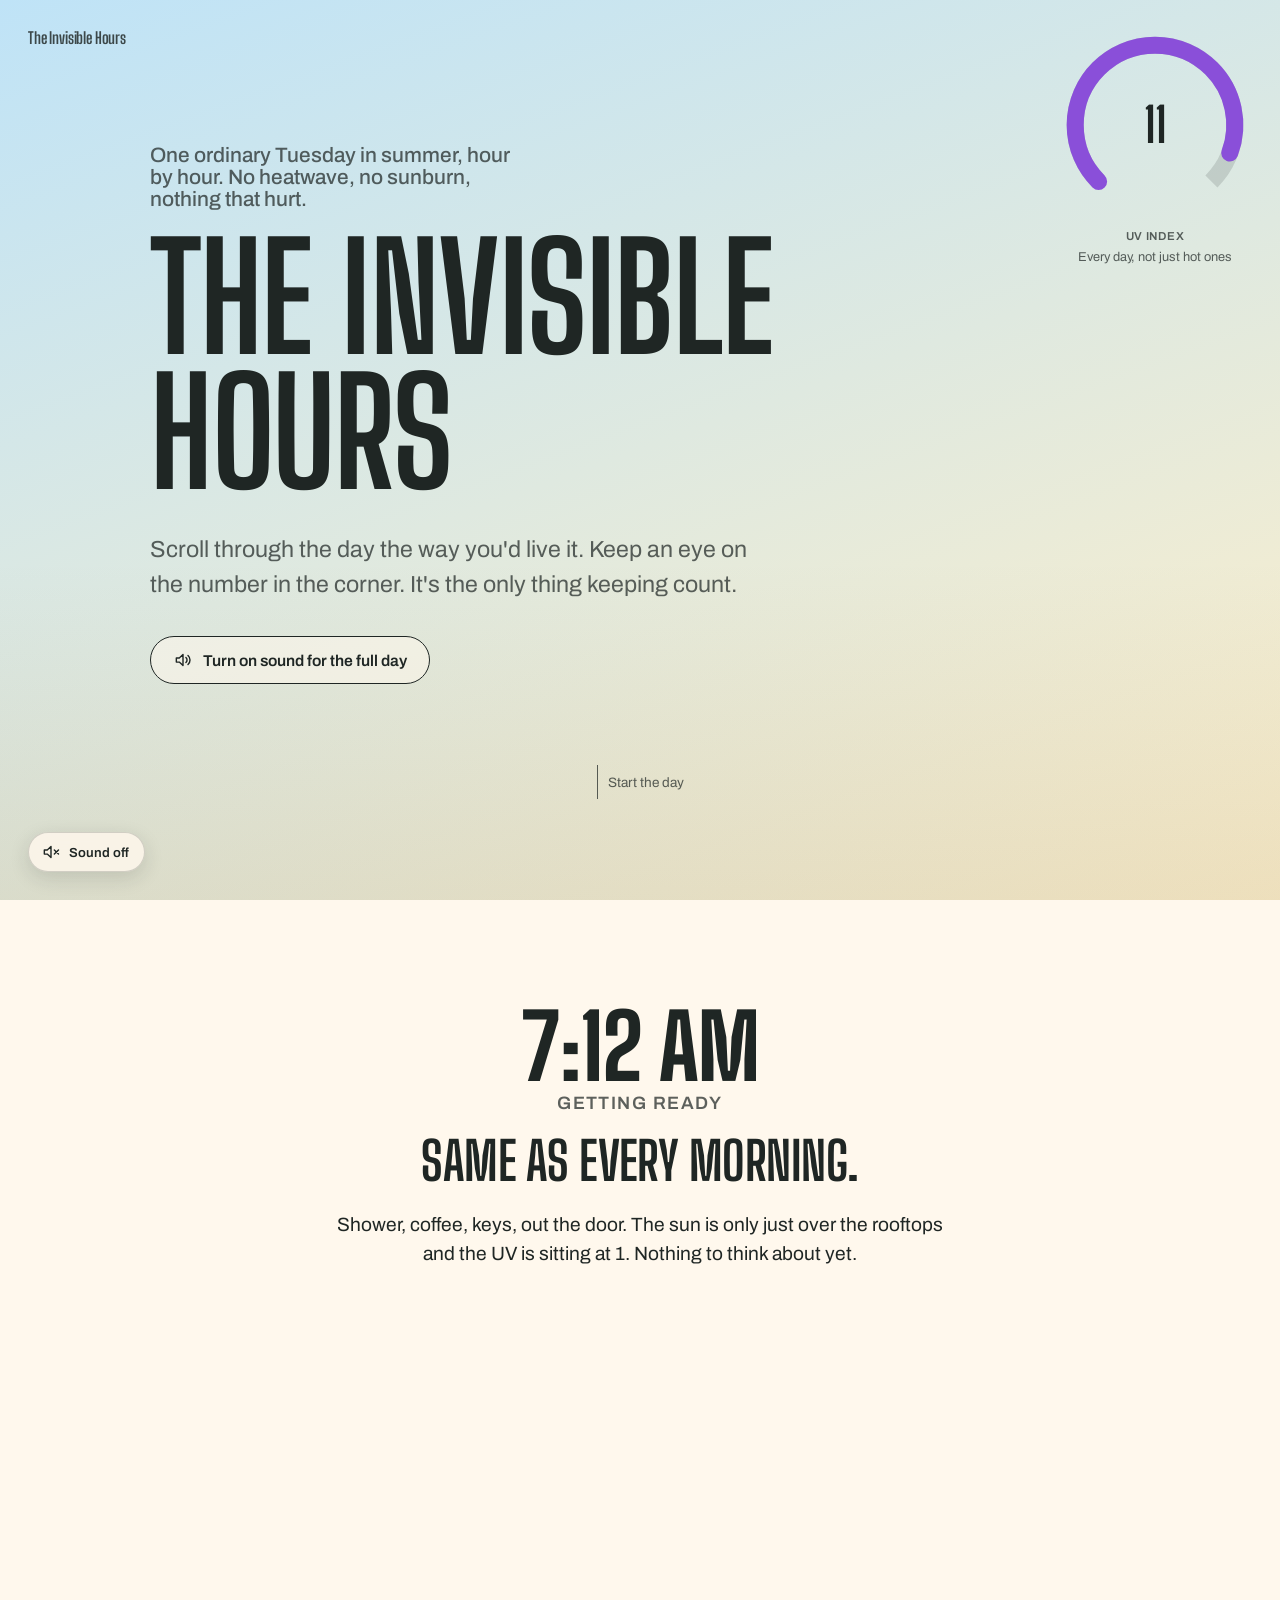
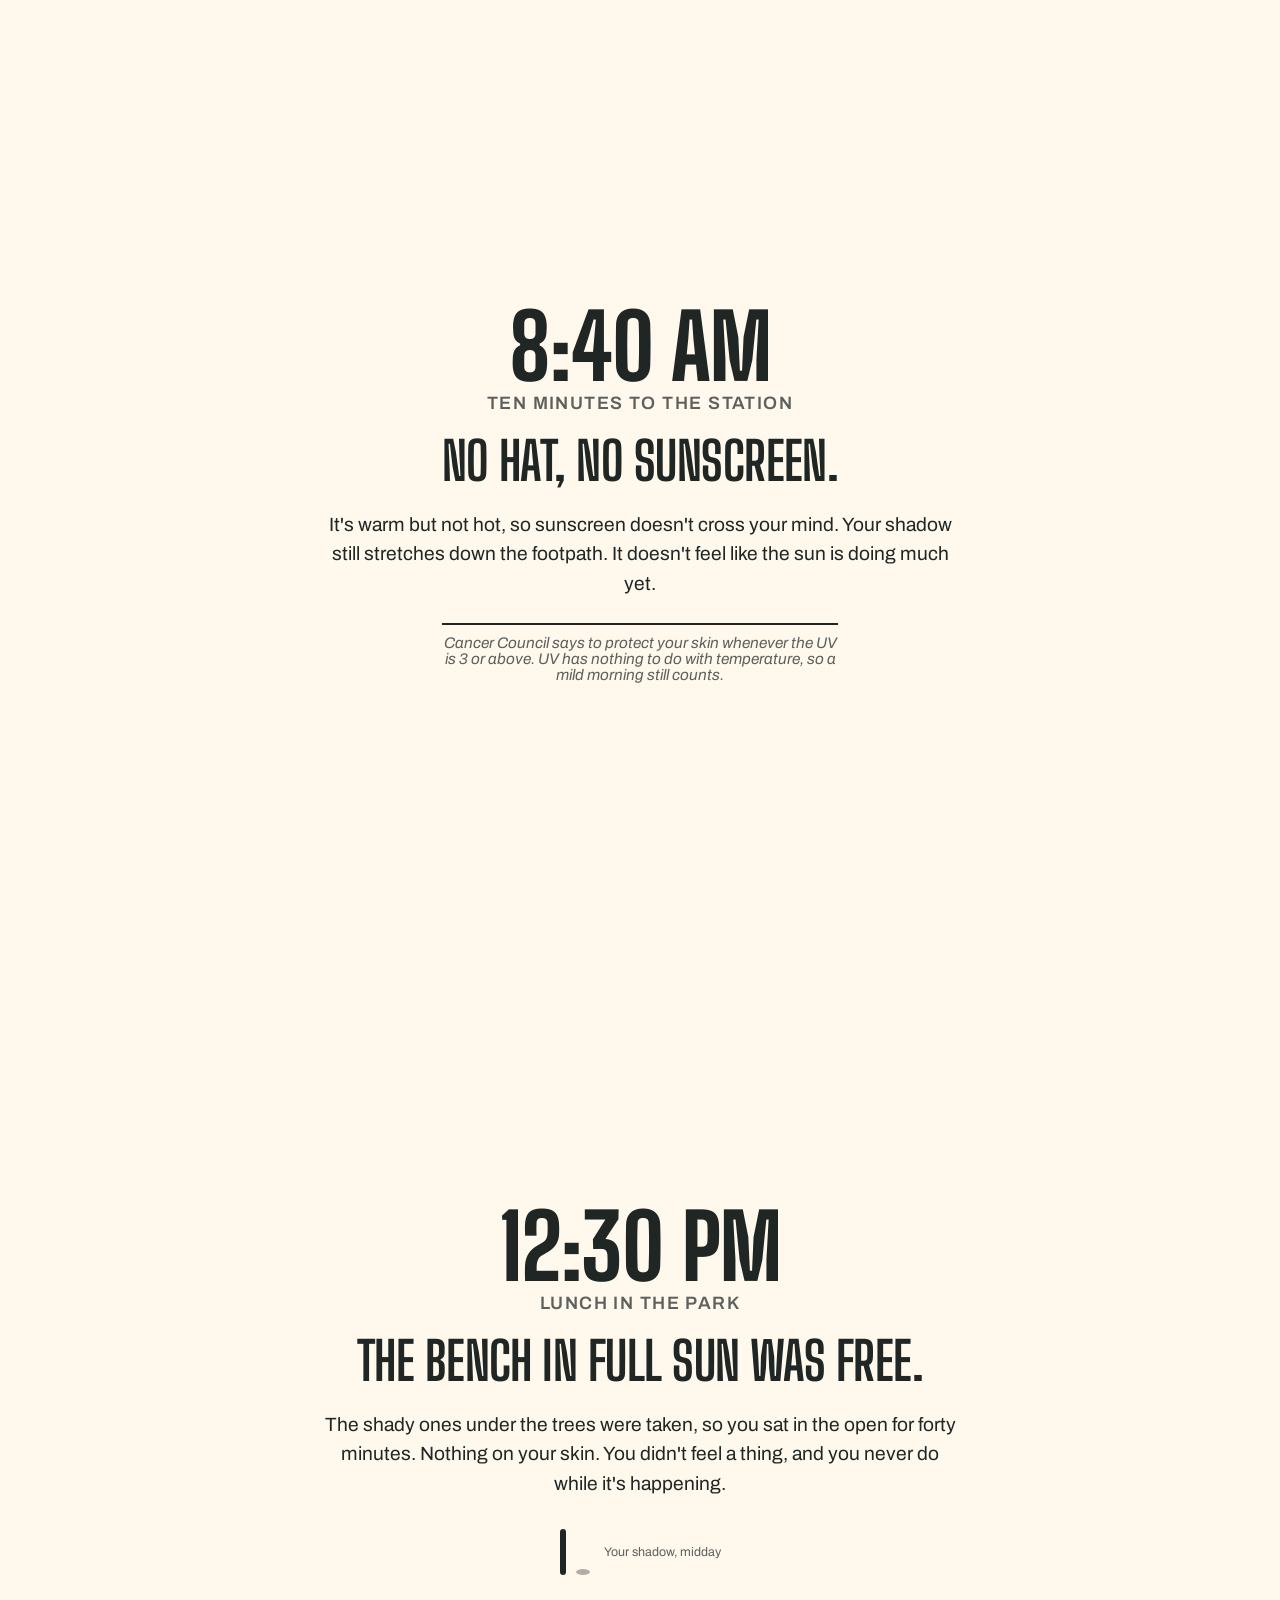
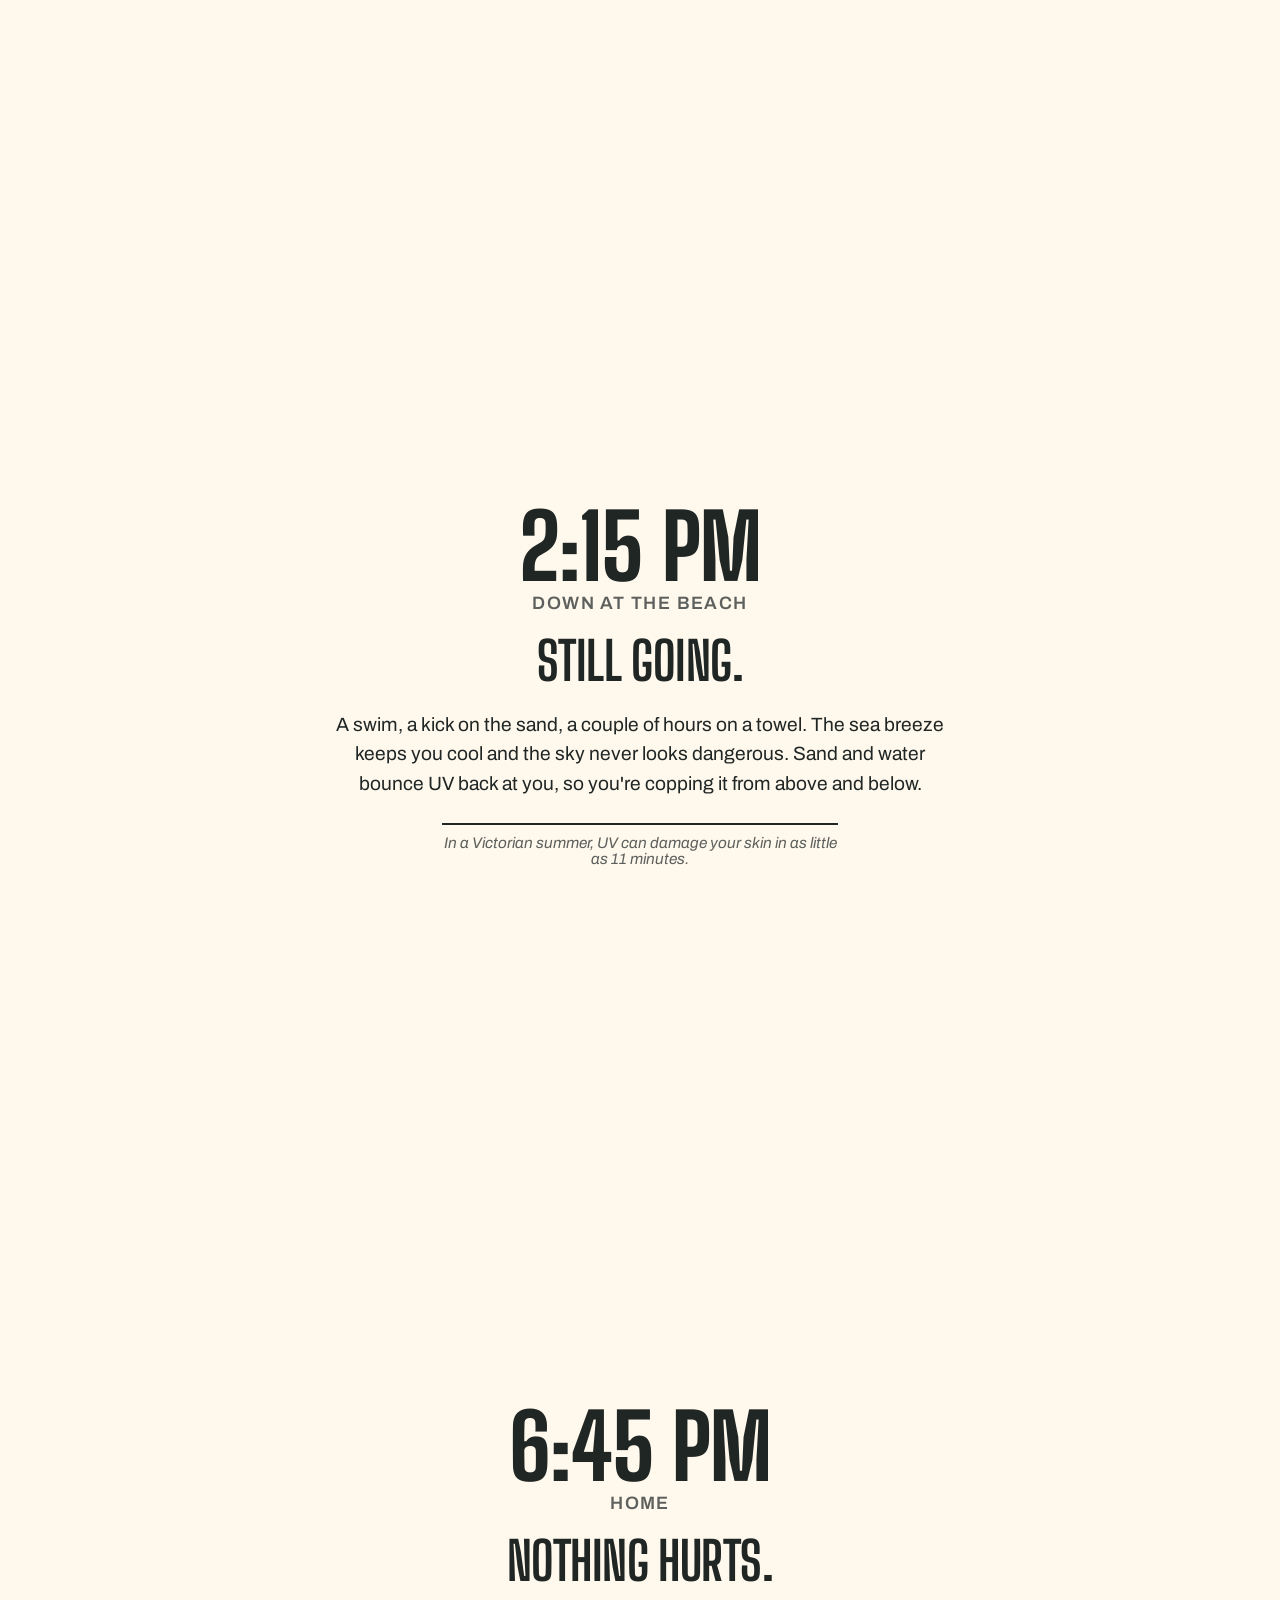
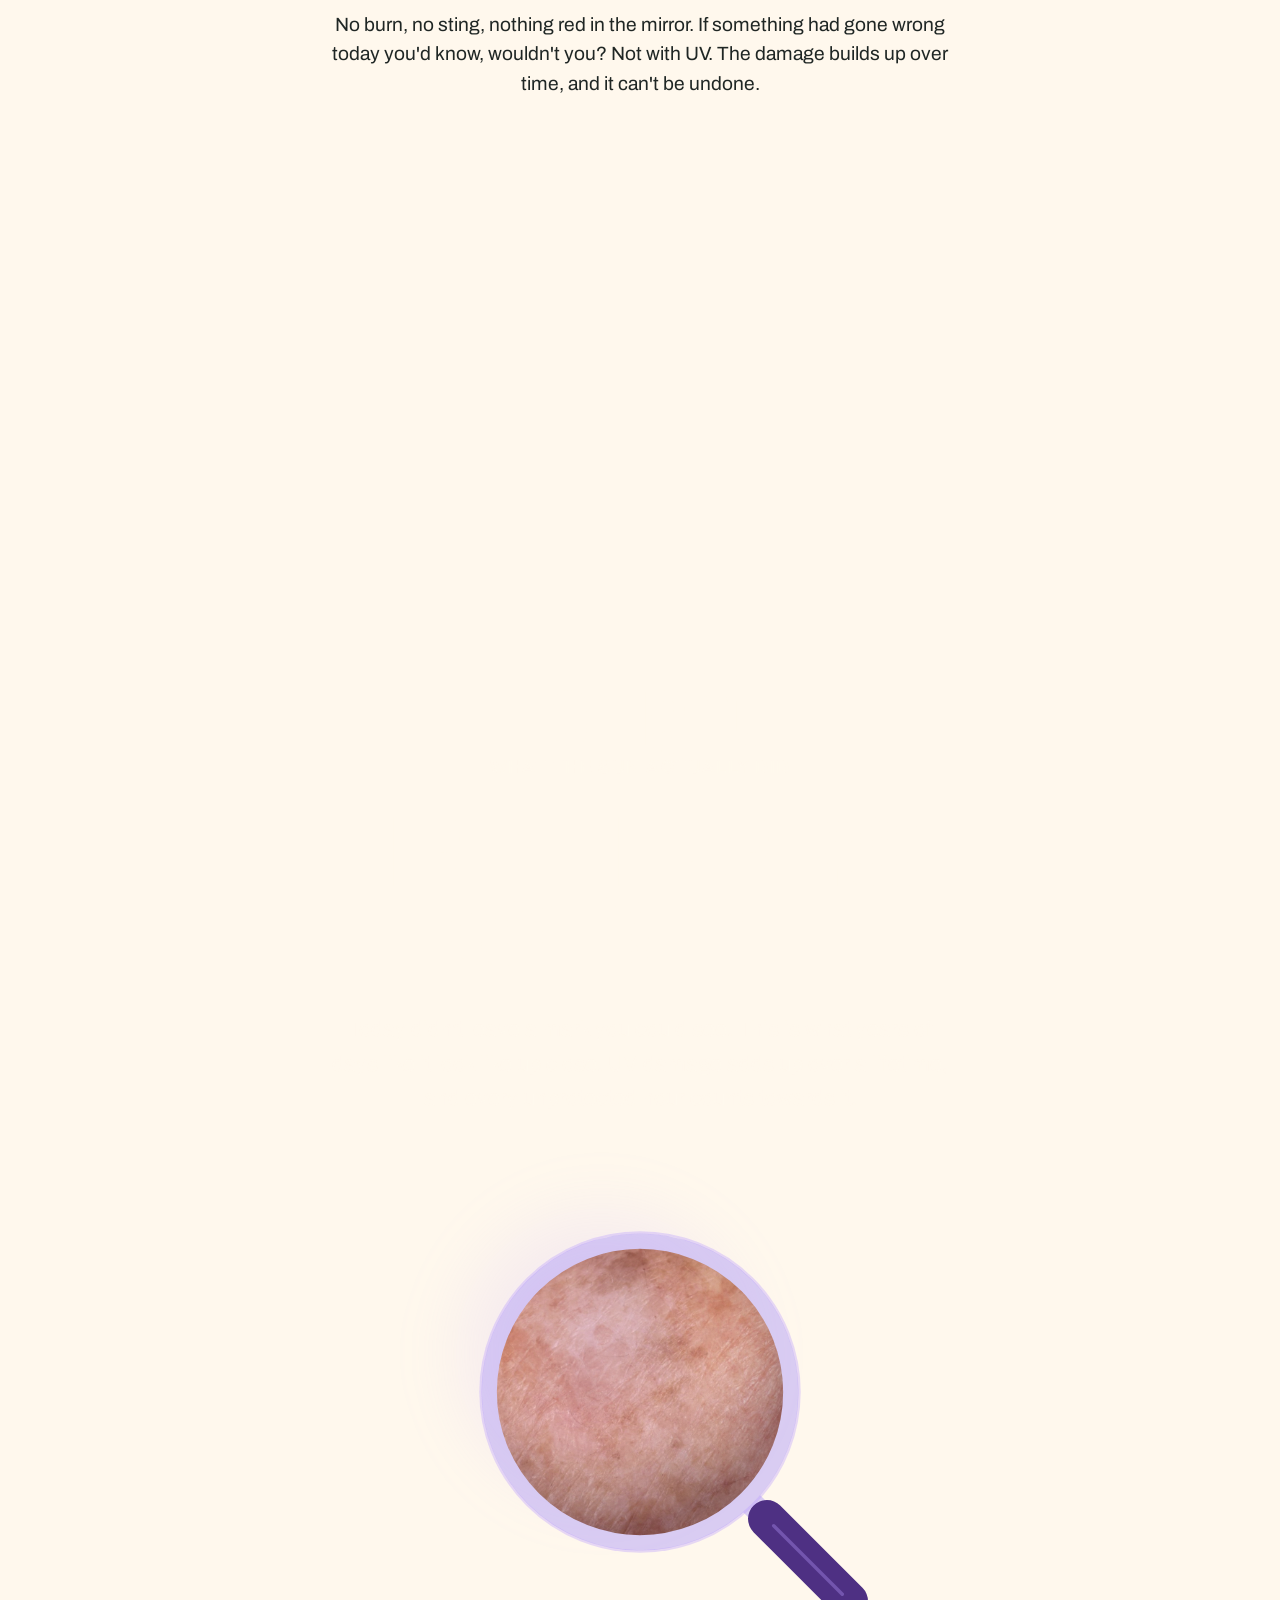
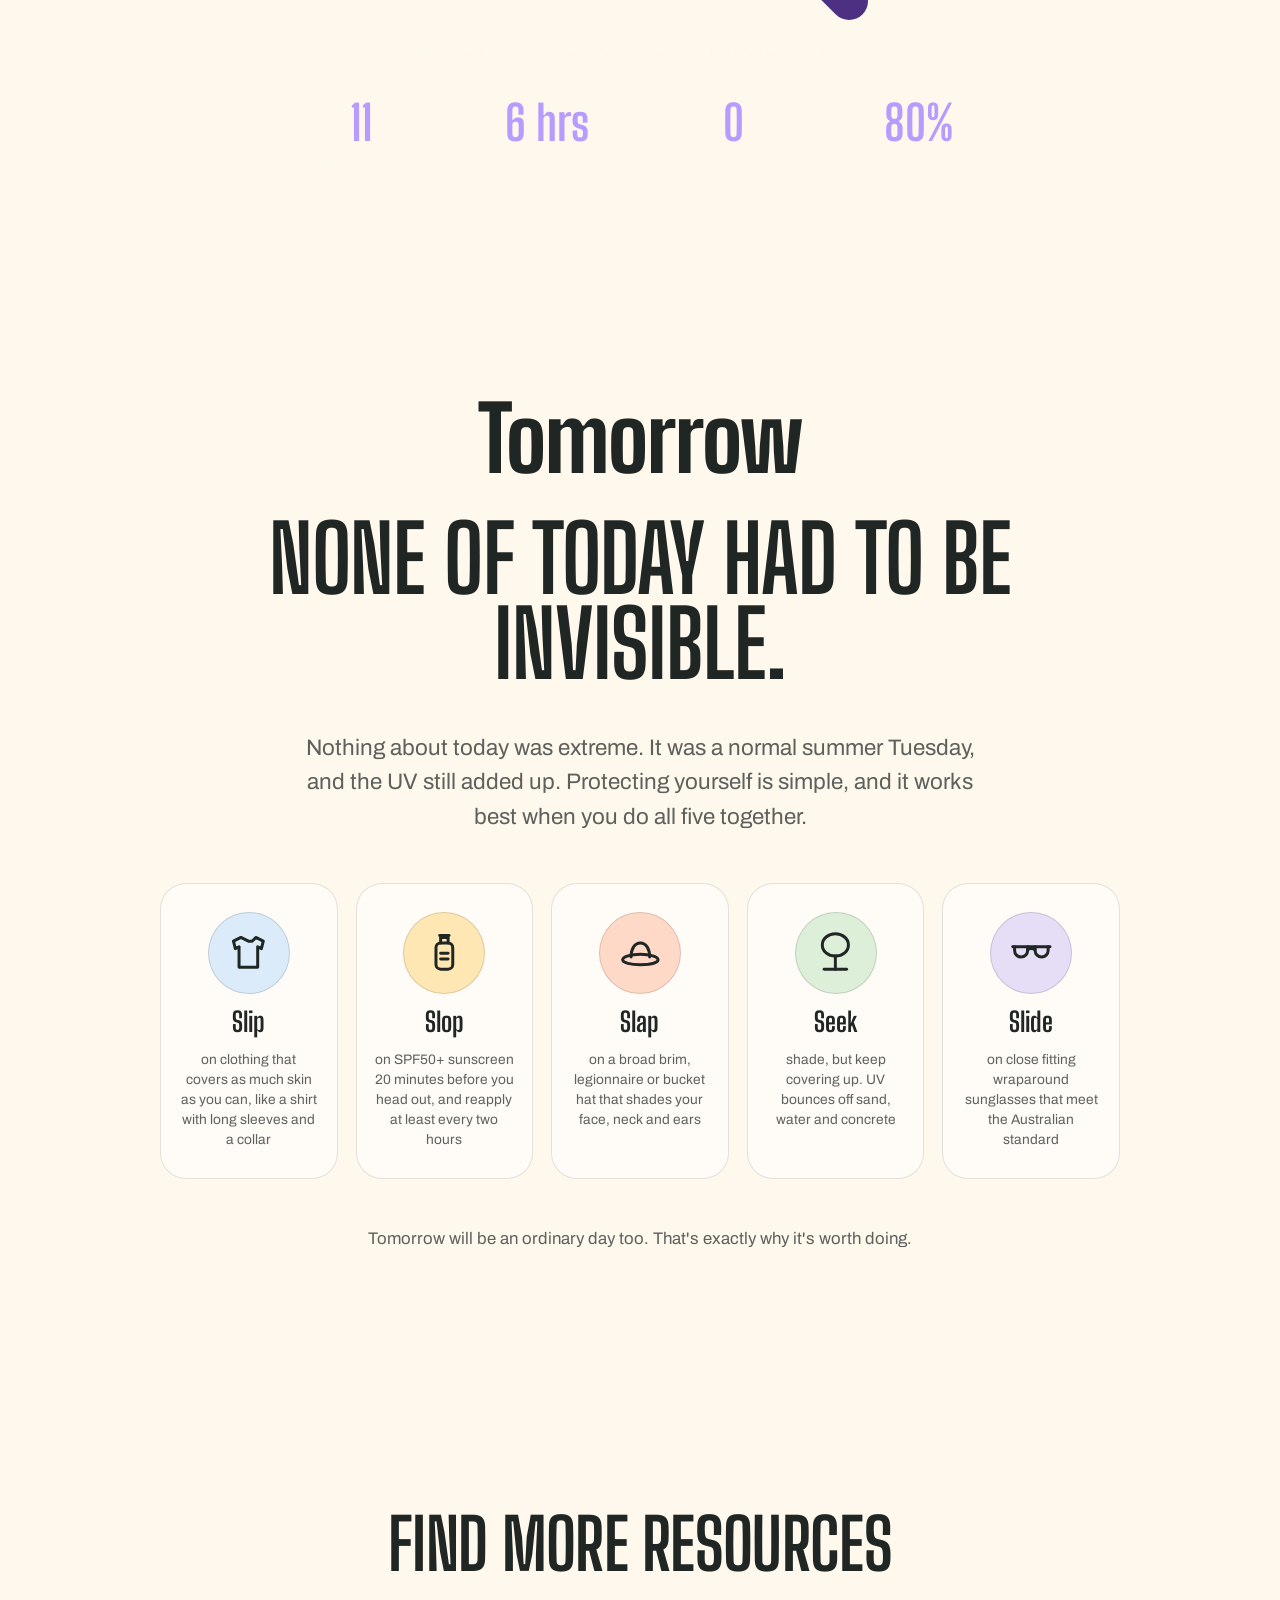
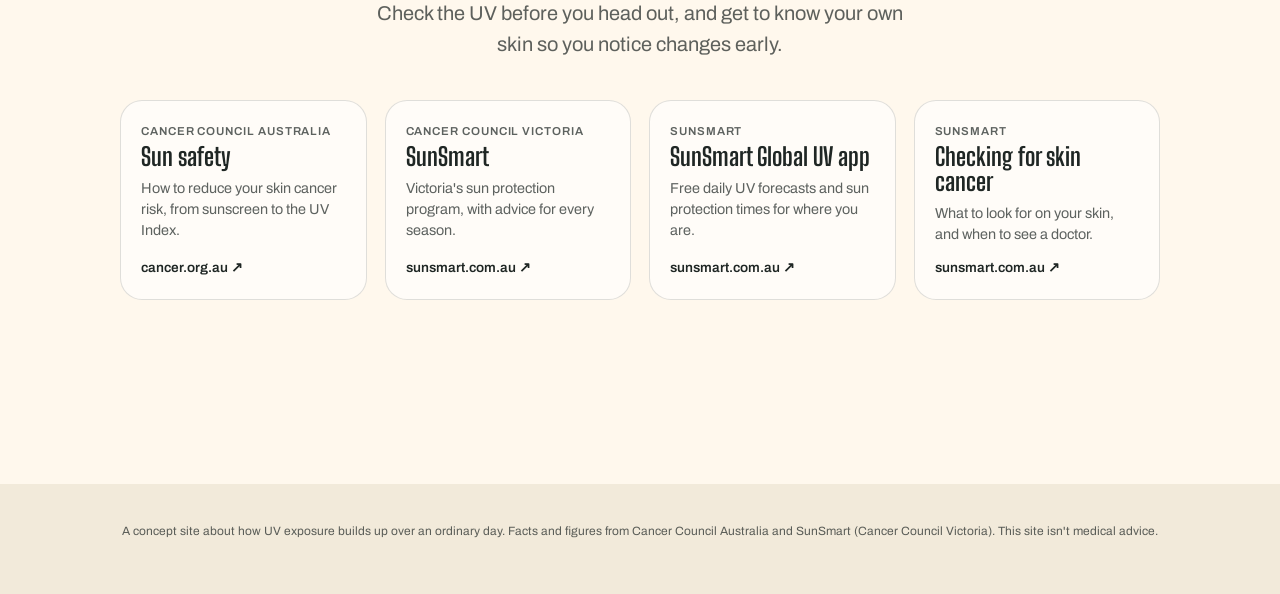
<file: invisible-hours 2/index.html>
<!DOCTYPE html>
<html lang="en-AU">
<head>
<meta charset="UTF-8">
<meta name="viewport" content="width=device-width, initial-scale=1.0">
<title>The Invisible Hours</title>
<meta name="description" content="The Invisible Hours. A scrolling story about how UV exposure builds up over an ordinary sunny day, even when you never feel it.">
<link rel="preconnect" href="https://fonts.googleapis.com">
<link rel="preconnect" href="https://fonts.gstatic.com" crossorigin>
<link href="https://fonts.googleapis.com/css2?family=Big+Shoulders+Display:wght@500;600;700;800&family=Archivo:ital,wght@0,400;0,500;0,600;0,700;1,400&display=swap" rel="stylesheet">
<link rel="stylesheet" href="css/reset.css">
<link rel="stylesheet" href="css/style.css">
</head>
<body data-chapter="hero">

<div class="sky" aria-hidden="true">
  <div class="sky-layer" data-for="hero"></div>
  <div class="sky-layer" data-for="morning"></div>
  <div class="sky-layer" data-for="commute"></div>
  <div class="sky-layer" data-for="lunch"></div>
  <div class="sky-layer" data-for="arvo"></div>
  <div class="sky-layer" data-for="evening"></div>
  <div class="sky-layer" data-for="reveal"></div>
  <div class="sky-layer" data-for="closing"></div>
  <div class="horizon"></div>
</div>

<div class="sun-track" aria-hidden="true">
  <div class="sun" id="sun"></div>
</div>

<div class="wordmark">The Invisible Hours</div>

<button class="sound-toggle" id="soundToggle" type="button" aria-pressed="false">
  <svg class="icon-on" viewBox="0 0 24 24" aria-hidden="true"><path d="M4 9.5h3.5L12 5.5v13l-4.5-4H4z"/><path d="M15.5 9a4 4 0 0 1 0 6M18 6.5a7.5 7.5 0 0 1 0 11"/></svg>
  <svg class="icon-off" viewBox="0 0 24 24" aria-hidden="true"><path d="M4 9.5h3.5L12 5.5v13l-4.5-4H4z"/><path d="M16 9.5l5 5M21 9.5l-5 5"/></svg>
  <span class="sound-label">Sound off</span>
</button>

<div class="gauge" role="status" aria-live="polite">
  <div class="gauge-dial">
    <svg viewBox="0 0 100 100">
      <circle class="gauge-track" cx="50" cy="50" r="42" pathLength="100" stroke-dasharray="75 100" transform="rotate(135 50 50)"/>
      <circle class="gauge-fill" id="gaugeFill" cx="50" cy="50" r="42" pathLength="100" stroke-dasharray="0 100" transform="rotate(135 50 50)"/>
    </svg>
    <div class="gauge-center">
      <div class="gauge-value" id="gaugeValue">0</div>
    </div>
  </div>
  <div class="gauge-label">UV INDEX</div>
  <div class="gauge-caption" id="gaugeCaption"></div>
</div>

<!-- Day globe: a planet on the horizon that turns one scene per chapter as you scroll -->
<div class="day-globe" aria-hidden="true">
  <div class="globe-body"></div>
  <div class="globe-ring" id="globeRing">

    <div class="globe-scene" data-scene="morning">
      <svg viewBox="0 0 320 200" fill="currentColor"><g opacity=".32"><path d="M0 192v-30l20-15 20 15v30z"/><rect x="40" y="168" width="34" height="24"/><path d="M250 192v-34l18-13 18 13v34z"/><rect x="286" y="170" width="40" height="22"/></g><path d="M0 74 Q160 98 320 70 M0 82 Q160 106 320 78" fill="none" stroke="currentColor" stroke-width="1" opacity=".55"/><rect x="296" y="56" width="4" height="136"/><rect x="284" y="64" width="28" height="3"/><path d="M66 192 C70 162 62 140 70 112 L74 112 C70 140 78 162 74 192z"/><path d="M70 132 C58 120 50 110 44 96" fill="none" stroke="currentColor" stroke-width="3"/><path d="M71 124 C84 112 92 104 100 92" fill="none" stroke="currentColor" stroke-width="3"/><g opacity="0.9"><circle cx="47.7" cy="65.0" r="3.6"/><circle cx="62.9" cy="112.2" r="5.1"/><circle cx="96.4" cy="71.9" r="4.1"/><circle cx="51.5" cy="69.0" r="2.5"/><circle cx="102.3" cy="105.8" r="5.1"/><circle cx="43.8" cy="77.0" r="4.5"/><circle cx="93.3" cy="108.6" r="5.4"/><circle cx="34.0" cy="94.1" r="4.6"/><circle cx="72.5" cy="69.3" r="5.8"/><circle cx="105.6" cy="90.8" r="3.2"/><circle cx="109.6" cy="92.2" r="5.4"/><circle cx="104.0" cy="88.5" r="3.7"/><circle cx="81.1" cy="84.0" r="4.1"/><circle cx="54.1" cy="106.1" r="2.3"/><circle cx="30.3" cy="95.3" r="3.2"/><circle cx="75.2" cy="86.3" r="5.1"/><circle cx="64.0" cy="70.8" r="6.7"/><circle cx="51.4" cy="79.6" r="7.4"/><circle cx="55.5" cy="91.4" r="8.2"/><circle cx="47.1" cy="103.4" r="4.4"/><circle cx="47.8" cy="78.2" r="4.1"/><circle cx="68.2" cy="61.5" r="4.7"/><circle cx="63.8" cy="113.7" r="4.4"/><circle cx="101.2" cy="76.0" r="2.8"/><circle cx="66.9" cy="66.9" r="3.5"/><circle cx="114.5" cy="78.2" r="2.1"/><circle cx="98.1" cy="80.0" r="4.8"/><circle cx="65.0" cy="71.1" r="3.5"/><circle cx="88.3" cy="67.7" r="2.3"/><circle cx="71.1" cy="73.4" r="8.8"/><circle cx="37.2" cy="89.7" r="5.0"/><circle cx="63.7" cy="116.3" r="3.9"/><circle cx="48.3" cy="82.8" r="3.4"/><circle cx="64.8" cy="73.4" r="8.2"/><circle cx="102.5" cy="87.9" r="3.3"/><circle cx="49.4" cy="73.1" r="2.9"/><circle cx="47.3" cy="109.4" r="2.6"/><circle cx="78.0" cy="116.5" r="3.6"/><circle cx="108.9" cy="96.9" r="5.1"/><circle cx="94.5" cy="87.7" r="3.7"/><circle cx="45.4" cy="109.7" r="5.5"/><circle cx="111.1" cy="78.5" r="4.6"/><circle cx="99.6" cy="96.3" r="7.7"/><circle cx="74.6" cy="97.0" r="7.0"/><circle cx="50.7" cy="112.5" r="5.7"/><circle cx="114.5" cy="97.8" r="2.3"/><circle cx="115.1" cy="97.7" r="2.3"/><circle cx="41.4" cy="95.8" r="4.2"/><circle cx="94.7" cy="112.8" r="2.9"/><circle cx="36.7" cy="106.0" r="5.0"/><circle cx="106.8" cy="90.9" r="5.4"/><circle cx="44.6" cy="97.9" r="3.3"/><circle cx="108.0" cy="103.9" r="3.9"/><circle cx="74.4" cy="60.5" r="2.2"/><circle cx="80.7" cy="87.4" r="8.0"/><circle cx="81.9" cy="67.0" r="3.5"/><circle cx="96.6" cy="89.3" r="3.2"/><circle cx="103.1" cy="107.0" r="2.4"/><circle cx="76.0" cy="81.1" r="7.6"/><circle cx="54.6" cy="72.6" r="5.9"/><circle cx="36.5" cy="95.0" r="5.4"/><circle cx="73.1" cy="84.2" r="8.0"/><circle cx="107.1" cy="70.4" r="3.2"/><circle cx="103.0" cy="83.5" r="5.1"/><circle cx="42.2" cy="67.7" r="4.0"/><circle cx="57.1" cy="90.4" r="8.2"/><circle cx="54.7" cy="90.6" r="5.9"/><circle cx="91.8" cy="87.1" r="3.6"/><circle cx="48.6" cy="108.2" r="3.4"/><circle cx="83.7" cy="98.3" r="6.6"/><circle cx="54.8" cy="111.9" r="3.9"/><circle cx="109.8" cy="76.7" r="5.4"/><circle cx="98.4" cy="94.6" r="5.6"/><circle cx="38.9" cy="103.7" r="3.5"/><circle cx="86.9" cy="66.7" r="2.4"/><circle cx="39.2" cy="105.9" r="2.8"/><circle cx="109.0" cy="80.6" r="4.3"/><circle cx="58.2" cy="95.0" r="3.7"/><circle cx="63.0" cy="113.3" r="2.8"/><circle cx="86.2" cy="77.9" r="4.8"/><circle cx="99.7" cy="105.8" r="5.7"/><circle cx="40.6" cy="92.9" r="4.0"/><circle cx="78.8" cy="113.4" r="5.0"/><circle cx="85.9" cy="98.2" r="7.3"/><circle cx="82.8" cy="107.2" r="3.2"/><circle cx="111.4" cy="82.6" r="4.3"/><circle cx="108.5" cy="99.8" r="3.3"/><circle cx="47.2" cy="77.9" r="6.7"/><circle cx="62.8" cy="82.2" r="7.7"/><circle cx="52.1" cy="82.9" r="3.2"/><circle cx="42.9" cy="90.3" r="7.0"/><circle cx="82.6" cy="80.1" r="8.5"/><circle cx="83.3" cy="68.1" r="2.4"/><circle cx="110.6" cy="94.0" r="3.3"/><circle cx="34.4" cy="74.0" r="2.9"/><circle cx="97.6" cy="67.6" r="3.0"/><circle cx="53.5" cy="114.0" r="2.7"/><circle cx="98.7" cy="98.5" r="4.2"/><circle cx="74.2" cy="68.1" r="2.5"/><circle cx="107.9" cy="99.7" r="4.8"/><circle cx="86.3" cy="114.3" r="5.4"/><circle cx="92.2" cy="91.5" r="7.1"/><circle cx="92.6" cy="91.0" r="6.0"/><circle cx="40.2" cy="108.0" r="3.9"/><circle cx="106.5" cy="73.9" r="3.6"/><circle cx="88.8" cy="109.0" r="3.3"/><circle cx="61.6" cy="83.5" r="3.3"/><circle cx="40.4" cy="108.2" r="5.2"/><circle cx="47.3" cy="91.1" r="5.8"/><circle cx="92.1" cy="69.7" r="5.2"/><circle cx="60.9" cy="108.2" r="5.2"/><circle cx="80.0" cy="65.2" r="4.4"/><circle cx="109.9" cy="76.7" r="4.5"/><circle cx="108.5" cy="93.8" r="2.2"/><circle cx="84.1" cy="73.8" r="8.0"/><circle cx="86.9" cy="76.8" r="8.2"/><circle cx="83.5" cy="78.7" r="7.8"/><circle cx="107.3" cy="97.2" r="4.7"/><circle cx="81.6" cy="89.6" r="8.7"/><circle cx="58.5" cy="63.7" r="4.8"/><circle cx="71.8" cy="90.6" r="6.5"/><circle cx="49.0" cy="70.6" r="2.4"/><circle cx="97.9" cy="111.7" r="4.7"/><circle cx="102.1" cy="88.5" r="3.2"/><circle cx="103.6" cy="95.2" r="4.4"/><circle cx="29.2" cy="86.7" r="2.6"/><circle cx="59.1" cy="110.6" r="4.9"/><circle cx="101.1" cy="76.3" r="3.6"/><circle cx="81.6" cy="61.0" r="3.6"/><circle cx="105.4" cy="76.3" r="4.7"/><circle cx="98.6" cy="99.9" r="3.7"/><circle cx="51.4" cy="102.8" r="3.6"/><circle cx="83.7" cy="107.8" r="3.3"/><circle cx="83.1" cy="73.8" r="6.0"/><circle cx="52.4" cy="112.0" r="2.6"/><circle cx="95.8" cy="64.0" r="5.8"/><circle cx="87.5" cy="110.7" r="4.0"/><circle cx="36.5" cy="78.7" r="3.8"/><circle cx="48.5" cy="107.9" r="2.5"/><circle cx="78.2" cy="97.3" r="8.3"/><circle cx="42.5" cy="100.7" r="2.2"/><circle cx="96.5" cy="69.5" r="2.9"/><circle cx="29.2" cy="77.8" r="3.3"/><circle cx="116.4" cy="94.2" r="3.5"/><circle cx="113.5" cy="98.7" r="5.8"/><circle cx="90.8" cy="97.7" r="7.9"/><circle cx="35.6" cy="70.6" r="2.6"/><circle cx="70.0" cy="90.7" r="6.2"/></g><rect x="112" y="120" width="128" height="72"/><path d="M100 124 L176 74 L252 124z"/><rect x="214" y="84" width="11" height="26"/><rect x="211" y="81" width="17" height="4"/><rect x="104" y="136" width="144" height="4"/><g fill="rgba(255,248,237,.42)"><rect x="126" y="148" width="26" height="24"/><rect x="200" y="148" width="26" height="24"/><rect x="162" y="96" width="28" height="14" rx="1"/></g><g fill="currentColor"><rect x="138" y="148" width="2" height="24"/><rect x="126" y="159" width="26" height="2"/><rect x="212" y="148" width="2" height="24"/><rect x="200" y="159" width="26" height="2"/><rect x="175" y="96" width="2" height="14"/></g><rect x="166" y="150" width="20" height="42" fill="rgba(255,248,237,.16)"/><rect x="110" y="140" width="3" height="52"/><rect x="239" y="140" width="3" height="52"/><path d="M0 192v-18l2-3 2 3v18z"/><path d="M7 192v-18l2-3 2 3v18z"/><path d="M14 192v-18l2-3 2 3v18z"/><path d="M21 192v-18l2-3 2 3v18z"/><path d="M28 192v-18l2-3 2 3v18z"/><path d="M35 192v-18l2-3 2 3v18z"/><path d="M42 192v-18l2-3 2 3v18z"/><path d="M49 192v-18l2-3 2 3v18z"/><path d="M56 192v-18l2-3 2 3v18z"/><path d="M63 192v-18l2-3 2 3v18z"/><path d="M70 192v-18l2-3 2 3v18z"/><path d="M77 192v-18l2-3 2 3v18z"/><path d="M84 192v-18l2-3 2 3v18z"/><path d="M91 192v-18l2-3 2 3v18z"/><path d="M258 192v-18l2-3 2 3v18z"/><path d="M265 192v-18l2-3 2 3v18z"/><path d="M272 192v-18l2-3 2 3v18z"/><path d="M279 192v-18l2-3 2 3v18z"/><path d="M286 192v-18l2-3 2 3v18z"/><path d="M293 192v-18l2-3 2 3v18z"/><path d="M300 192v-18l2-3 2 3v18z"/><path d="M307 192v-18l2-3 2 3v18z"/><path d="M314 192v-18l2-3 2 3v18z"/><rect x="0" y="178" width="92" height="2.5"/><rect x="258" y="178" width="62" height="2.5"/><rect x="100" y="172" width="4" height="20"/><rect x="97" y="168" width="10" height="7"/><path d="M0.0 192 l1.5 -4.4 l1.5 4.4 l1.2 -3.1 l1.2 3.1z M9.4 192 l1.5 -6.4 l1.5 6.4 l1.2 -4.4 l1.2 4.4z M18.9 192 l1.5 -3.2 l1.5 3.2 l1.2 -2.2 l1.2 2.2z M24.2 192 l1.5 -3.9 l1.5 3.9 l1.2 -2.7 l1.2 2.7z M30.1 192 l1.5 -5.3 l1.5 5.3 l1.2 -3.7 l1.2 3.7z M35.6 192 l1.5 -5.5 l1.5 5.5 l1.2 -3.8 l1.2 3.8z M42.2 192 l1.5 -4.5 l1.5 4.5 l1.2 -3.1 l1.2 3.1z M51.4 192 l1.5 -6.8 l1.5 6.8 l1.2 -4.7 l1.2 4.7z M56.9 192 l1.5 -4.4 l1.5 4.4 l1.2 -3.1 l1.2 3.1z M68.0 192 l1.5 -3.9 l1.5 3.9 l1.2 -2.7 l1.2 2.7z M72.4 192 l1.5 -3.8 l1.5 3.8 l1.2 -2.6 l1.2 2.6z M82.4 192 l1.5 -5.9 l1.5 5.9 l1.2 -4.1 l1.2 4.1z M93.1 192 l1.5 -5.0 l1.5 5.0 l1.2 -3.5 l1.2 3.5z M97.6 192 l1.5 -4.2 l1.5 4.2 l1.2 -3.0 l1.2 3.0z M106.8 192 l1.5 -4.6 l1.5 4.6 l1.2 -3.2 l1.2 3.2z M112.0 192 l1.5 -4.5 l1.5 4.5 l1.2 -3.2 l1.2 3.2z M119.5 192 l1.5 -4.4 l1.5 4.4 l1.2 -3.1 l1.2 3.1z M126.8 192 l1.5 -3.5 l1.5 3.5 l1.2 -2.5 l1.2 2.5z M131.2 192 l1.5 -6.1 l1.5 6.1 l1.2 -4.3 l1.2 4.3z M140.5 192 l1.5 -4.7 l1.5 4.7 l1.2 -3.3 l1.2 3.3z M145.5 192 l1.5 -4.2 l1.5 4.2 l1.2 -2.9 l1.2 2.9z M153.6 192 l1.5 -6.6 l1.5 6.6 l1.2 -4.6 l1.2 4.6z M161.2 192 l1.5 -6.9 l1.5 6.9 l1.2 -4.8 l1.2 4.8z M169.1 192 l1.5 -3.7 l1.5 3.7 l1.2 -2.6 l1.2 2.6z M177.6 192 l1.5 -5.4 l1.5 5.4 l1.2 -3.8 l1.2 3.8z M186.0 192 l1.5 -5.9 l1.5 5.9 l1.2 -4.1 l1.2 4.1z M190.4 192 l1.5 -4.7 l1.5 4.7 l1.2 -3.3 l1.2 3.3z M200.2 192 l1.5 -3.6 l1.5 3.6 l1.2 -2.5 l1.2 2.5z M204.7 192 l1.5 -3.7 l1.5 3.7 l1.2 -2.6 l1.2 2.6z M210.9 192 l1.5 -4.7 l1.5 4.7 l1.2 -3.3 l1.2 3.3z M217.3 192 l1.5 -5.5 l1.5 5.5 l1.2 -3.9 l1.2 3.9z M222.7 192 l1.5 -4.4 l1.5 4.4 l1.2 -3.1 l1.2 3.1z M231.6 192 l1.5 -5.2 l1.5 5.2 l1.2 -3.6 l1.2 3.6z M242.5 192 l1.5 -6.7 l1.5 6.7 l1.2 -4.7 l1.2 4.7z M248.5 192 l1.5 -4.3 l1.5 4.3 l1.2 -3.0 l1.2 3.0z M256.5 192 l1.5 -5.2 l1.5 5.2 l1.2 -3.6 l1.2 3.6z M263.2 192 l1.5 -6.5 l1.5 6.5 l1.2 -4.5 l1.2 4.5z M268.8 192 l1.5 -4.9 l1.5 4.9 l1.2 -3.4 l1.2 3.4z M273.8 192 l1.5 -6.5 l1.5 6.5 l1.2 -4.6 l1.2 4.6z M282.2 192 l1.5 -7.0 l1.5 7.0 l1.2 -4.9 l1.2 4.9z M287.4 192 l1.5 -5.8 l1.5 5.8 l1.2 -4.1 l1.2 4.1z M295.8 192 l1.5 -3.2 l1.5 3.2 l1.2 -2.2 l1.2 2.2z M305.7 192 l1.5 -6.5 l1.5 6.5 l1.2 -4.5 l1.2 4.5z M310.5 192 l1.5 -6.8 l1.5 6.8 l1.2 -4.7 l1.2 4.7z"/><path class="ground" d=""/></svg>
    </div>

    <div class="globe-scene" data-scene="commute">
      <svg viewBox="0 0 320 200" fill="currentColor"><g opacity=".28"><rect x="150" y="128" width="18" height="64"/><rect x="170" y="94" width="22" height="98"/><rect x="195" y="110" width="16" height="82"/><rect x="214" y="68" width="26" height="124"/><rect x="244" y="100" width="18" height="92"/><rect x="266" y="54" width="24" height="138"/><rect x="294" y="108" width="20" height="84"/><rect x="316" y="122" width="18" height="70"/><rect x="221" y="54" width="2" height="14"/></g><rect x="18" y="44" width="4" height="148"/><rect x="18" y="52" width="74" height="3"/><path d="M60 55 l-2 10 h6z"/><path d="M0 64 L320 68 M0 60 Q160 54 320 60" fill="none" stroke="currentColor" stroke-width="1.1" opacity=".7"/><rect x="-10" y="176" width="340" height="22"/><rect x="-10" y="176" width="340" height="2" fill="rgba(255,248,237,.35)"/><path d="M84 114 L206 106 L208 112 L86 121z"/><rect x="92" y="119" width="4" height="57"/><rect x="198" y="111" width="4" height="65"/><rect x="96" y="124" width="102" height="40" fill="currentColor" opacity=".3"/><rect x="110" y="156" width="64" height="3.5"/><rect x="114" y="159" width="3" height="17"/><rect x="167" y="159" width="3" height="17"/><rect x="234" y="118" width="3" height="58"/><rect x="282" y="118" width="3" height="58"/><rect x="226" y="100" width="66" height="22" rx="2"/><rect x="234" y="108" width="40" height="5" rx="1" fill="rgba(255,248,237,.55)"/><g transform="translate(214 176) scale(1.0)"><circle cx="0" cy="-55" r="6.2"/><path d="M-7 -46 q7-3 14 0 l2.5 22 -3 1 -.5 -10 -.8 33 h-4.6 l-.6 -18 -.6 18 h-4.6 l-.8 -33 -.5 10 -3 -1z"/><rect x="6" y="-42" width="8" height="12" rx="1.5"/><path d="M6 -42 l-4 -4" stroke="currentColor" stroke-width="1.5"/></g><path class="ground" d=""/></svg>
    </div>

    <div class="globe-scene" data-scene="lunch">
      <svg viewBox="0 0 320 200" fill="currentColor"><g opacity="0.3"><circle cx="262.5" cy="151.8" r="4.5"/><circle cx="196.9" cy="149.0" r="5.0"/><circle cx="215.1" cy="148.9" r="4.5"/><circle cx="272.9" cy="168.4" r="5.0"/><circle cx="224.5" cy="146.7" r="3.2"/><circle cx="253.5" cy="164.1" r="4.9"/><circle cx="198.6" cy="147.3" r="2.4"/><circle cx="240.9" cy="166.5" r="3.0"/><circle cx="288.2" cy="138.1" r="5.1"/><circle cx="225.0" cy="150.7" r="5.2"/><circle cx="201.1" cy="155.6" r="4.3"/><circle cx="265.6" cy="150.4" r="5.9"/><circle cx="272.8" cy="132.6" r="3.5"/><circle cx="281.4" cy="143.0" r="4.8"/><circle cx="223.3" cy="153.5" r="3.7"/><circle cx="266.9" cy="132.8" r="5.3"/><circle cx="208.8" cy="160.7" r="3.9"/><circle cx="241.0" cy="142.2" r="4.9"/><circle cx="281.1" cy="151.0" r="5.8"/><circle cx="219.7" cy="155.0" r="4.0"/><circle cx="247.9" cy="156.1" r="5.8"/><circle cx="259.7" cy="152.8" r="4.1"/><circle cx="304.9" cy="157.4" r="4.5"/><circle cx="304.6" cy="148.1" r="3.2"/><circle cx="226.5" cy="142.7" r="4.6"/><circle cx="227.9" cy="138.4" r="3.7"/><circle cx="225.0" cy="144.7" r="6.4"/><circle cx="227.8" cy="164.5" r="4.7"/><circle cx="229.4" cy="163.4" r="2.7"/><circle cx="268.6" cy="152.2" r="4.3"/><circle cx="237.2" cy="139.7" r="5.3"/><circle cx="277.9" cy="141.6" r="3.6"/><circle cx="284.9" cy="133.8" r="2.3"/><circle cx="242.1" cy="159.5" r="5.9"/><circle cx="231.9" cy="157.3" r="3.2"/><circle cx="233.6" cy="160.4" r="6.0"/><circle cx="248.8" cy="167.5" r="3.5"/><circle cx="277.7" cy="145.7" r="3.6"/><circle cx="236.5" cy="138.4" r="3.3"/><circle cx="224.3" cy="135.0" r="3.6"/><circle cx="278.5" cy="160.3" r="5.0"/><circle cx="228.1" cy="156.8" r="7.6"/><circle cx="237.5" cy="166.5" r="2.4"/><circle cx="275.3" cy="147.4" r="6.7"/><circle cx="295.4" cy="153.0" r="4.2"/><circle cx="300.9" cy="141.4" r="3.2"/><circle cx="265.5" cy="156.9" r="4.3"/><circle cx="212.1" cy="149.1" r="7.5"/><circle cx="232.6" cy="146.9" r="5.2"/><circle cx="273.9" cy="160.5" r="5.5"/><circle cx="279.0" cy="141.2" r="3.8"/><circle cx="233.2" cy="140.6" r="6.7"/><circle cx="257.7" cy="156.4" r="8.0"/><circle cx="282.8" cy="161.7" r="5.3"/><circle cx="301.5" cy="159.7" r="3.2"/><circle cx="251.0" cy="160.2" r="7.0"/><circle cx="298.0" cy="159.7" r="4.3"/><circle cx="220.5" cy="154.9" r="4.1"/><circle cx="267.6" cy="137.0" r="2.2"/><circle cx="226.6" cy="131.8" r="4.8"/><circle cx="282.6" cy="136.2" r="4.8"/><circle cx="290.6" cy="153.0" r="3.0"/><circle cx="242.9" cy="158.9" r="6.3"/><circle cx="217.0" cy="161.9" r="2.3"/><circle cx="263.7" cy="137.0" r="2.1"/><circle cx="213.2" cy="161.8" r="2.8"/><circle cx="191.7" cy="149.3" r="3.3"/><circle cx="258.9" cy="153.1" r="6.7"/><circle cx="299.9" cy="143.5" r="4.2"/><circle cx="204.2" cy="140.0" r="2.4"/><circle cx="293.5" cy="143.5" r="4.4"/><circle cx="295.3" cy="145.4" r="2.8"/><circle cx="219.8" cy="149.6" r="5.1"/><circle cx="266.7" cy="164.9" r="4.9"/><circle cx="277.1" cy="163.0" r="4.4"/><circle cx="241.4" cy="162.8" r="7.7"/><circle cx="210.4" cy="148.2" r="7.4"/><circle cx="253.2" cy="164.2" r="3.3"/><circle cx="257.9" cy="139.9" r="6.3"/><circle cx="237.8" cy="152.5" r="7.5"/><circle cx="224.4" cy="167.1" r="4.8"/><circle cx="208.9" cy="161.1" r="5.2"/><circle cx="236.8" cy="151.8" r="6.4"/><circle cx="263.6" cy="137.6" r="7.5"/><circle cx="254.9" cy="132.9" r="3.1"/><circle cx="199.7" cy="148.4" r="2.4"/><circle cx="253.6" cy="141.1" r="7.2"/><circle cx="282.3" cy="137.5" r="4.8"/><circle cx="259.8" cy="140.8" r="7.7"/></g><g opacity="0.3"><circle cx="37.9" cy="144.5" r="3.5"/><circle cx="60.7" cy="150.7" r="4.1"/><circle cx="51.2" cy="150.3" r="3.3"/><circle cx="6.9" cy="163.8" r="3.4"/><circle cx="32.4" cy="143.3" r="2.6"/><circle cx="19.2" cy="156.5" r="6.7"/><circle cx="25.9" cy="150.1" r="7.1"/><circle cx="45.2" cy="164.7" r="6.6"/><circle cx="28.8" cy="147.8" r="3.6"/><circle cx="42.6" cy="164.5" r="7.0"/><circle cx="63.5" cy="156.1" r="3.5"/><circle cx="20.0" cy="157.5" r="5.7"/><circle cx="38.9" cy="144.4" r="3.5"/><circle cx="4.1" cy="152.1" r="2.6"/><circle cx="15.6" cy="160.3" r="4.9"/><circle cx="3.4" cy="154.9" r="6.0"/><circle cx="14.1" cy="148.2" r="5.0"/><circle cx="43.8" cy="140.9" r="4.6"/><circle cx="5.3" cy="167.0" r="2.2"/><circle cx="29.5" cy="147.7" r="6.5"/><circle cx="51.7" cy="143.3" r="2.2"/><circle cx="48.4" cy="153.2" r="4.7"/><circle cx="17.9" cy="151.5" r="5.6"/><circle cx="21.1" cy="143.4" r="3.4"/><circle cx="47.5" cy="170.5" r="3.4"/><circle cx="19.0" cy="166.0" r="3.6"/><circle cx="51.3" cy="144.0" r="3.9"/><circle cx="31.1" cy="165.2" r="3.4"/><circle cx="43.7" cy="167.1" r="2.2"/><circle cx="44.7" cy="148.5" r="6.3"/><circle cx="22.5" cy="156.0" r="7.3"/><circle cx="0.9" cy="152.9" r="4.4"/><circle cx="53.2" cy="157.9" r="7.1"/><circle cx="55.6" cy="168.8" r="3.9"/><circle cx="10.7" cy="164.0" r="4.1"/><circle cx="10.5" cy="152.2" r="3.4"/><circle cx="38.8" cy="153.5" r="4.3"/><circle cx="-1.9" cy="158.5" r="2.4"/><circle cx="58.8" cy="148.4" r="4.7"/><circle cx="-0.1" cy="152.2" r="4.3"/><circle cx="31.7" cy="154.2" r="6.9"/><circle cx="3.1" cy="167.9" r="3.6"/><circle cx="12.8" cy="150.9" r="4.3"/><circle cx="40.6" cy="154.0" r="5.4"/><circle cx="41.9" cy="168.2" r="4.1"/><circle cx="13.7" cy="161.6" r="6.1"/><circle cx="62.7" cy="152.1" r="3.6"/><circle cx="50.5" cy="150.4" r="4.5"/><circle cx="39.7" cy="151.7" r="6.8"/><circle cx="17.8" cy="146.5" r="5.8"/><circle cx="65.4" cy="153.3" r="3.4"/><circle cx="42.1" cy="156.2" r="5.7"/><circle cx="22.1" cy="168.2" r="4.6"/><circle cx="53.2" cy="164.5" r="4.6"/><circle cx="6.1" cy="142.4" r="3.5"/><circle cx="2.6" cy="147.7" r="3.8"/><circle cx="1.9" cy="152.5" r="3.1"/></g><path d="M58 192 C62 160 54 130 60 96 L68 96 C66 130 74 160 72 192z"/><path d="M62 120 C48 106 36 98 26 82" fill="none" stroke="currentColor" stroke-width="4"/><path d="M66 110 C80 96 92 88 104 74" fill="none" stroke="currentColor" stroke-width="4"/><path d="M64 100 C64 84 62 70 66 54" fill="none" stroke="currentColor" stroke-width="3"/><g opacity="1"><circle cx="67.2" cy="63.5" r="4.7"/><circle cx="47.6" cy="55.3" r="6.0"/><circle cx="72.8" cy="70.4" r="6.7"/><circle cx="58.8" cy="74.5" r="6.8"/><circle cx="21.1" cy="78.2" r="4.2"/><circle cx="71.5" cy="50.4" r="7.8"/><circle cx="104.2" cy="77.7" r="4.9"/><circle cx="125.5" cy="61.2" r="5.2"/><circle cx="25.1" cy="69.4" r="3.5"/><circle cx="101.4" cy="39.1" r="5.3"/><circle cx="114.0" cy="81.0" r="6.4"/><circle cx="104.9" cy="93.9" r="2.6"/><circle cx="67.3" cy="50.3" r="6.5"/><circle cx="93.4" cy="84.0" r="5.0"/><circle cx="94.8" cy="91.2" r="2.8"/><circle cx="75.1" cy="95.4" r="3.2"/><circle cx="88.0" cy="53.5" r="7.8"/><circle cx="62.2" cy="38.6" r="6.3"/><circle cx="66.0" cy="103.6" r="5.0"/><circle cx="121.1" cy="78.1" r="2.7"/><circle cx="85.9" cy="88.7" r="9.1"/><circle cx="49.3" cy="82.0" r="7.9"/><circle cx="13.2" cy="69.0" r="6.4"/><circle cx="72.8" cy="88.4" r="4.1"/><circle cx="55.8" cy="66.5" r="7.3"/><circle cx="107.5" cy="65.2" r="4.9"/><circle cx="68.2" cy="79.6" r="7.4"/><circle cx="53.5" cy="49.3" r="9.2"/><circle cx="48.5" cy="82.6" r="5.4"/><circle cx="56.4" cy="55.8" r="9.3"/><circle cx="93.8" cy="47.5" r="5.2"/><circle cx="95.2" cy="61.8" r="4.8"/><circle cx="20.0" cy="83.2" r="5.3"/><circle cx="63.6" cy="38.3" r="4.9"/><circle cx="33.6" cy="44.9" r="4.9"/><circle cx="25.7" cy="89.0" r="3.2"/><circle cx="38.0" cy="85.9" r="3.6"/><circle cx="41.8" cy="88.1" r="4.9"/><circle cx="103.2" cy="94.8" r="6.6"/><circle cx="16.4" cy="57.6" r="4.4"/><circle cx="40.4" cy="94.7" r="4.1"/><circle cx="59.3" cy="76.0" r="8.7"/><circle cx="63.9" cy="97.2" r="3.7"/><circle cx="48.7" cy="42.0" r="3.3"/><circle cx="64.3" cy="84.0" r="4.9"/><circle cx="64.6" cy="60.8" r="10.0"/><circle cx="65.1" cy="90.1" r="5.2"/><circle cx="24.2" cy="76.5" r="4.7"/><circle cx="69.3" cy="75.5" r="5.9"/><circle cx="85.4" cy="57.9" r="7.4"/><circle cx="91.7" cy="51.1" r="8.6"/><circle cx="13.5" cy="60.2" r="3.2"/><circle cx="26.2" cy="63.9" r="8.7"/><circle cx="21.0" cy="89.0" r="6.1"/><circle cx="31.1" cy="83.0" r="4.9"/><circle cx="38.8" cy="88.7" r="3.9"/><circle cx="53.6" cy="37.5" r="6.0"/><circle cx="111.2" cy="45.5" r="3.6"/><circle cx="53.0" cy="83.4" r="4.9"/><circle cx="43.9" cy="32.2" r="3.6"/><circle cx="95.6" cy="76.8" r="7.5"/><circle cx="39.8" cy="76.5" r="6.0"/><circle cx="87.2" cy="100.4" r="4.3"/><circle cx="46.5" cy="61.0" r="8.4"/><circle cx="104.5" cy="76.2" r="5.9"/><circle cx="85.9" cy="87.7" r="4.5"/><circle cx="105.6" cy="68.6" r="5.8"/><circle cx="21.5" cy="74.3" r="3.4"/><circle cx="49.4" cy="69.6" r="5.0"/><circle cx="47.8" cy="91.5" r="3.5"/><circle cx="38.0" cy="37.5" r="5.1"/><circle cx="94.9" cy="41.6" r="6.0"/><circle cx="17.3" cy="88.4" r="2.8"/><circle cx="93.7" cy="43.3" r="3.7"/><circle cx="50.5" cy="99.5" r="5.4"/><circle cx="73.5" cy="62.9" r="7.3"/><circle cx="75.6" cy="102.6" r="3.4"/><circle cx="88.6" cy="76.3" r="6.7"/><circle cx="102.3" cy="48.2" r="5.1"/><circle cx="64.6" cy="40.5" r="4.0"/><circle cx="13.9" cy="82.6" r="3.5"/><circle cx="67.3" cy="72.0" r="8.6"/><circle cx="25.2" cy="60.3" r="5.7"/><circle cx="85.8" cy="64.0" r="7.8"/><circle cx="100.4" cy="95.4" r="4.7"/><circle cx="85.9" cy="80.0" r="6.5"/><circle cx="89.6" cy="44.0" r="4.1"/><circle cx="51.7" cy="85.5" r="9.9"/><circle cx="39.0" cy="34.8" r="4.0"/><circle cx="12.9" cy="53.2" r="4.5"/><circle cx="113.3" cy="71.4" r="4.3"/><circle cx="99.7" cy="66.3" r="8.1"/><circle cx="114.1" cy="79.7" r="4.6"/><circle cx="56.1" cy="57.5" r="9.8"/><circle cx="86.0" cy="89.3" r="5.3"/><circle cx="18.1" cy="61.9" r="4.0"/><circle cx="49.9" cy="67.0" r="9.4"/><circle cx="69.4" cy="82.1" r="6.0"/><circle cx="57.2" cy="86.8" r="5.0"/><circle cx="87.1" cy="92.6" r="6.7"/><circle cx="69.4" cy="74.9" r="10.1"/><circle cx="101.2" cy="94.8" r="4.7"/><circle cx="21.9" cy="91.5" r="2.9"/><circle cx="91.5" cy="49.7" r="8.9"/><circle cx="83.0" cy="66.9" r="6.8"/><circle cx="72.8" cy="101.8" r="3.0"/><circle cx="21.4" cy="67.7" r="6.1"/><circle cx="42.5" cy="49.7" r="5.0"/><circle cx="12.5" cy="72.4" r="4.9"/><circle cx="31.9" cy="70.8" r="6.9"/><circle cx="89.4" cy="46.0" r="5.1"/><circle cx="111.2" cy="80.6" r="5.7"/><circle cx="47.2" cy="72.5" r="6.1"/><circle cx="87.6" cy="101.6" r="4.5"/><circle cx="60.7" cy="81.7" r="6.9"/><circle cx="50.1" cy="28.7" r="6.0"/><circle cx="67.1" cy="93.1" r="3.9"/><circle cx="112.1" cy="90.0" r="3.5"/><circle cx="83.4" cy="87.8" r="8.3"/><circle cx="40.9" cy="54.5" r="4.8"/><circle cx="113.6" cy="73.1" r="5.8"/><circle cx="64.8" cy="60.7" r="9.8"/><circle cx="118.3" cy="84.9" r="5.2"/><circle cx="112.8" cy="52.2" r="3.8"/><circle cx="100.5" cy="79.6" r="5.7"/><circle cx="91.8" cy="58.3" r="4.4"/><circle cx="98.8" cy="94.9" r="4.7"/><circle cx="44.2" cy="93.0" r="3.3"/><circle cx="29.2" cy="72.0" r="6.8"/><circle cx="117.8" cy="48.9" r="4.6"/><circle cx="9.2" cy="56.3" r="4.6"/><circle cx="116.5" cy="65.8" r="4.7"/><circle cx="111.7" cy="63.0" r="4.4"/><circle cx="57.9" cy="45.9" r="5.4"/><circle cx="50.0" cy="32.1" r="4.4"/><circle cx="99.6" cy="94.9" r="3.0"/><circle cx="49.7" cy="94.9" r="6.6"/><circle cx="43.9" cy="40.9" r="6.1"/><circle cx="41.5" cy="78.3" r="9.6"/><circle cx="36.2" cy="50.0" r="7.3"/><circle cx="16.1" cy="66.5" r="4.9"/><circle cx="57.8" cy="84.8" r="8.0"/><circle cx="75.7" cy="90.6" r="4.6"/><circle cx="27.4" cy="49.1" r="3.2"/><circle cx="113.4" cy="57.5" r="6.1"/><circle cx="107.4" cy="80.5" r="2.5"/><circle cx="45.4" cy="47.1" r="7.1"/><circle cx="73.5" cy="98.6" r="3.6"/><circle cx="100.2" cy="51.7" r="4.9"/><circle cx="80.1" cy="30.8" r="4.9"/><circle cx="85.2" cy="47.3" r="4.3"/><circle cx="78.6" cy="47.3" r="4.8"/><circle cx="34.9" cy="71.6" r="6.7"/><circle cx="52.0" cy="36.2" r="3.4"/><circle cx="79.7" cy="58.2" r="4.9"/><circle cx="104.1" cy="69.7" r="5.9"/><circle cx="122.6" cy="68.9" r="3.1"/><circle cx="63.5" cy="47.7" r="9.1"/><circle cx="22.5" cy="79.5" r="4.6"/><circle cx="43.4" cy="65.1" r="4.6"/><circle cx="62.2" cy="71.2" r="9.7"/><circle cx="79.5" cy="71.9" r="3.9"/><circle cx="66.6" cy="70.9" r="8.0"/><circle cx="43.6" cy="100.5" r="5.5"/><circle cx="113.8" cy="68.4" r="5.0"/><circle cx="101.5" cy="55.6" r="10.0"/><circle cx="119.5" cy="69.2" r="5.0"/><circle cx="77.4" cy="69.0" r="8.9"/><circle cx="55.9" cy="57.6" r="4.2"/><circle cx="25.0" cy="41.2" r="5.6"/><circle cx="27.7" cy="73.5" r="10.0"/><circle cx="36.0" cy="54.7" r="4.6"/><circle cx="24.4" cy="58.7" r="5.8"/><circle cx="84.6" cy="44.4" r="4.1"/><circle cx="15.1" cy="52.8" r="4.8"/><circle cx="85.9" cy="45.2" r="4.0"/><circle cx="109.4" cy="63.9" r="3.9"/><circle cx="31.5" cy="91.0" r="4.2"/><circle cx="72.9" cy="52.0" r="4.8"/><circle cx="43.0" cy="47.0" r="8.5"/><circle cx="104.8" cy="87.5" r="3.7"/><circle cx="46.6" cy="100.6" r="4.4"/><circle cx="75.5" cy="31.0" r="5.8"/><circle cx="59.2" cy="43.9" r="6.7"/><circle cx="30.1" cy="54.5" r="6.0"/><circle cx="58.3" cy="53.4" r="4.8"/><circle cx="105.9" cy="68.4" r="6.1"/><circle cx="81.5" cy="34.8" r="3.7"/><circle cx="48.8" cy="64.6" r="9.2"/><circle cx="59.4" cy="58.8" r="7.6"/><circle cx="98.9" cy="51.9" r="8.1"/><circle cx="53.1" cy="44.3" r="7.3"/><circle cx="94.3" cy="62.2" r="8.4"/><circle cx="42.4" cy="41.7" r="6.0"/><circle cx="72.7" cy="44.0" r="6.0"/><circle cx="111.3" cy="68.7" r="3.0"/><circle cx="39.0" cy="57.7" r="7.6"/><circle cx="100.7" cy="92.8" r="3.4"/><circle cx="75.6" cy="87.3" r="4.9"/><circle cx="103.1" cy="45.9" r="5.0"/><circle cx="65.8" cy="68.7" r="9.2"/><circle cx="22.6" cy="47.3" r="6.6"/><circle cx="81.5" cy="97.3" r="3.4"/><circle cx="44.4" cy="72.5" r="8.7"/><circle cx="67.3" cy="32.8" r="4.4"/><circle cx="98.3" cy="95.8" r="2.8"/><circle cx="53.0" cy="98.1" r="5.6"/><circle cx="80.0" cy="40.0" r="4.6"/><circle cx="56.2" cy="66.1" r="6.9"/><circle cx="58.8" cy="41.8" r="7.7"/><circle cx="44.8" cy="36.9" r="5.0"/><circle cx="74.4" cy="47.7" r="9.7"/><circle cx="75.8" cy="28.1" r="5.6"/><circle cx="12.4" cy="48.6" r="4.9"/><circle cx="85.2" cy="101.4" r="6.0"/><circle cx="27.4" cy="69.8" r="4.3"/><circle cx="90.4" cy="60.3" r="7.9"/><circle cx="14.1" cy="65.5" r="4.3"/><circle cx="11.2" cy="78.5" r="6.7"/><circle cx="17.6" cy="76.9" r="5.0"/><circle cx="60.2" cy="89.6" r="6.3"/><circle cx="16.5" cy="76.4" r="6.1"/><circle cx="50.4" cy="76.0" r="4.6"/><circle cx="117.5" cy="67.1" r="2.8"/><circle cx="93.5" cy="66.1" r="5.9"/><circle cx="104.1" cy="63.7" r="7.1"/><circle cx="83.1" cy="56.7" r="8.6"/><circle cx="82.8" cy="29.1" r="4.6"/><circle cx="42.4" cy="99.7" r="3.2"/><circle cx="90.3" cy="86.7" r="3.9"/><circle cx="37.0" cy="68.9" r="10.1"/><circle cx="25.9" cy="63.0" r="6.3"/><circle cx="26.7" cy="92.1" r="5.6"/><circle cx="101.5" cy="53.7" r="7.6"/><circle cx="23.7" cy="48.9" r="5.9"/><circle cx="19.6" cy="69.3" r="2.8"/><circle cx="102.8" cy="77.1" r="3.0"/><circle cx="111.9" cy="77.8" r="5.2"/></g><g><rect x="160" y="132" width="92" height="4" rx="1"/><rect x="160" y="140" width="92" height="4" rx="1"/><rect x="156" y="158" width="100" height="4" rx="1"/><rect x="156" y="164" width="100" height="3" rx="1"/><path d="M164 130 v8 l-2 22 h3 l2-22z M248 130 v8 l2 22 h-3 l-2-22z"/><path d="M162 166 l-4 26 h4 l4-22z M250 166 l4 26 h-4 l-4-22z"/></g><g transform="translate(196 158)"><circle cx="0" cy="-36" r="6.2"/><path d="M-7 -28 q7-3 14 0 l2 26 h-17z"/><rect x="-6" y="-4" width="26" height="6" rx="2"/><path d="M15 0 h5 l1 32 h-4.5z"/><path d="M9 0 h5 l1 32 h-4.5z"/><path d="M6 -24 l9 9 4 -2" fill="none" stroke="currentColor" stroke-width="3" stroke-linecap="round"/></g><rect x="292" y="74" width="3" height="118"/><path d="M286 70 h15 l-3 8 h-9z"/><rect x="289" y="188" width="9" height="4"/><path d="M0.0 192 l1.5 -5.8 l1.5 5.8 l1.2 -4.1 l1.2 4.1z M6.9 192 l1.5 -3.3 l1.5 3.3 l1.2 -2.3 l1.2 2.3z M16.5 192 l1.5 -3.9 l1.5 3.9 l1.2 -2.7 l1.2 2.7z M26.2 192 l1.5 -5.3 l1.5 5.3 l1.2 -3.7 l1.2 3.7z M33.0 192 l1.5 -4.8 l1.5 4.8 l1.2 -3.4 l1.2 3.4z M39.2 192 l1.5 -5.0 l1.5 5.0 l1.2 -3.5 l1.2 3.5z M49.6 192 l1.5 -5.3 l1.5 5.3 l1.2 -3.7 l1.2 3.7z M56.5 192 l1.5 -5.8 l1.5 5.8 l1.2 -4.0 l1.2 4.0z M67.5 192 l1.5 -3.7 l1.5 3.7 l1.2 -2.6 l1.2 2.6z M75.6 192 l1.5 -6.6 l1.5 6.6 l1.2 -4.6 l1.2 4.6z M83.7 192 l1.5 -3.9 l1.5 3.9 l1.2 -2.8 l1.2 2.8z M89.2 192 l1.5 -5.8 l1.5 5.8 l1.2 -4.1 l1.2 4.1z M97.4 192 l1.5 -3.3 l1.5 3.3 l1.2 -2.3 l1.2 2.3z M102.4 192 l1.5 -4.2 l1.5 4.2 l1.2 -3.0 l1.2 3.0z M110.4 192 l1.5 -4.8 l1.5 4.8 l1.2 -3.3 l1.2 3.3z M116.7 192 l1.5 -4.0 l1.5 4.0 l1.2 -2.8 l1.2 2.8z M125.0 192 l1.5 -6.1 l1.5 6.1 l1.2 -4.3 l1.2 4.3z M131.8 192 l1.5 -4.8 l1.5 4.8 l1.2 -3.4 l1.2 3.4z M140.9 192 l1.5 -4.5 l1.5 4.5 l1.2 -3.1 l1.2 3.1z M150.5 192 l1.5 -3.0 l1.5 3.0 l1.2 -2.1 l1.2 2.1z M156.6 192 l1.5 -5.3 l1.5 5.3 l1.2 -3.7 l1.2 3.7z M161.6 192 l1.5 -3.2 l1.5 3.2 l1.2 -2.2 l1.2 2.2z M170.1 192 l1.5 -5.2 l1.5 5.2 l1.2 -3.7 l1.2 3.7z M178.9 192 l1.5 -6.4 l1.5 6.4 l1.2 -4.5 l1.2 4.5z M185.3 192 l1.5 -6.6 l1.5 6.6 l1.2 -4.6 l1.2 4.6z M195.5 192 l1.5 -6.8 l1.5 6.8 l1.2 -4.8 l1.2 4.8z M201.9 192 l1.5 -3.3 l1.5 3.3 l1.2 -2.3 l1.2 2.3z M211.5 192 l1.5 -3.8 l1.5 3.8 l1.2 -2.6 l1.2 2.6z M216.1 192 l1.5 -5.9 l1.5 5.9 l1.2 -4.1 l1.2 4.1z M225.2 192 l1.5 -5.7 l1.5 5.7 l1.2 -4.0 l1.2 4.0z M230.2 192 l1.5 -5.9 l1.5 5.9 l1.2 -4.1 l1.2 4.1z M236.1 192 l1.5 -5.0 l1.5 5.0 l1.2 -3.5 l1.2 3.5z M245.0 192 l1.5 -4.4 l1.5 4.4 l1.2 -3.1 l1.2 3.1z M251.7 192 l1.5 -6.3 l1.5 6.3 l1.2 -4.4 l1.2 4.4z M260.5 192 l1.5 -6.3 l1.5 6.3 l1.2 -4.4 l1.2 4.4z M265.0 192 l1.5 -6.1 l1.5 6.1 l1.2 -4.3 l1.2 4.3z M270.6 192 l1.5 -4.3 l1.5 4.3 l1.2 -3.0 l1.2 3.0z M279.3 192 l1.5 -6.2 l1.5 6.2 l1.2 -4.3 l1.2 4.3z M288.0 192 l1.5 -5.0 l1.5 5.0 l1.2 -3.5 l1.2 3.5z M295.9 192 l1.5 -5.4 l1.5 5.4 l1.2 -3.8 l1.2 3.8z M301.6 192 l1.5 -4.5 l1.5 4.5 l1.2 -3.1 l1.2 3.1z M308.8 192 l1.5 -3.4 l1.5 3.4 l1.2 -2.4 l1.2 2.4z M316.1 192 l1.5 -5.8 l1.5 5.8 l1.2 -4.0 l1.2 4.0z"/><path class="ground" d=""/></svg>
    </div>

    <div class="globe-scene" data-scene="arvo">
      <svg viewBox="0 0 320 200" fill="currentColor"><defs><linearGradient id="seaFade" x1="0" x2="1"><stop offset="0" stop-color="#1F2624" stop-opacity="0"/><stop offset=".12" stop-color="#1F2624" stop-opacity=".3"/><stop offset=".88" stop-color="#1F2624" stop-opacity=".3"/><stop offset="1" stop-color="#1F2624" stop-opacity="0"/></linearGradient></defs><rect x="-10" y="142" width="340" height="40" fill="url(#seaFade)"/><path d="M0 154 q20-3 40 0 t40 0 40 0 40 0 40 0 40 0 40 0 40 0 M10 166 q20-3 40 0 t40 0 40 0 40 0 40 0 40 0 40 0" fill="none" stroke="rgba(255,248,237,.45)" stroke-width="1.2"/><g opacity=".45"><rect x="220" y="138" width="110" height="3"/><rect x="226" y="141" width="2" height="15"/><rect x="237" y="141" width="2" height="15"/><rect x="248" y="141" width="2" height="15"/><rect x="259" y="141" width="2" height="15"/><rect x="270" y="141" width="2" height="15"/><rect x="281" y="141" width="2" height="15"/><rect x="292" y="141" width="2" height="15"/><rect x="303" y="141" width="2" height="15"/><rect x="314" y="141" width="2" height="15"/></g><rect x="38" y="52" width="4" height="140"/><path d="M14 170 Q40 160 66 170 L40 156z"/><path d="M16 152 Q40 142 64 152 L40 138z"/><path d="M19 134 Q40 124 61 134 L40 120z"/><path d="M22 116 Q40 106 58 116 L40 102z"/><path d="M25 98 Q40 88 55 98 L40 84z"/><path d="M28 82 Q40 72 52 82 L40 68z"/><path d="M31 68 Q40 58 49 68 L40 54z"/><path d="M34 56 Q40 46 46 56 L40 42z"/><path d="M-10 192 V176 Q30 168 80 180 Q140 186 200 182 Q270 178 330 184 V192z"/><path d="M118 92 Q160 58 212 82 Q170 82 118 92z"/><path d="M164 78 L150 188" stroke="currentColor" stroke-width="3" fill="none"/><path d="M140 88 Q160 74 178 80 M188 84" stroke="rgba(255,248,237,.35)" stroke-width="1" fill="none"/><rect x="122" y="183" width="44" height="4" rx="1" opacity=".75"/><g transform="translate(244 184) scale(1.0)"><circle cx="0" cy="-55" r="6.2"/><path d="M-7 -46 q7-3 14 0 l2.5 22 -3 1 -.5 -10 -.8 33 h-4.6 l-.6 -18 -.6 18 h-4.6 l-.8 -33 -.5 10 -3 -1z"/><ellipse cx="13" cy="-32" rx="5.5" ry="31" transform="rotate(8 13 -32)"/></g><rect x="292" y="118" width="2" height="66"/><rect x="294" y="118" width="16" height="11" fill="#DB4B3B"/><rect x="294" y="123.5" width="16" height="5.5" fill="#E8C233"/><path d="M92 46 q6-6 12 0 q6-6 12 0 M120 34 q4-4 8 0 q4-4 8 0" fill="none" stroke="currentColor" stroke-width="1.6" stroke-linecap="round"/><path class="ground" d=""/></svg>
    </div>

    <div class="globe-scene" data-scene="evening">
      <svg viewBox="0 0 320 200" fill="currentColor"><defs><filter id="winGlow" x="-50%" y="-50%" width="200%" height="200%"><feGaussianBlur stdDeviation="5"/></filter></defs><g opacity="0.4"><circle cx="16.8" cy="163.7" r="5.5"/><circle cx="57.2" cy="144.4" r="2.9"/><circle cx="25.7" cy="113.4" r="4.2"/><circle cx="-0.1" cy="129.1" r="2.6"/><circle cx="40.5" cy="126.4" r="7.9"/><circle cx="50.9" cy="114.0" r="4.8"/><circle cx="44.5" cy="121.3" r="7.8"/><circle cx="-2.8" cy="124.5" r="4.7"/><circle cx="32.1" cy="150.7" r="8.5"/><circle cx="58.4" cy="124.9" r="3.8"/><circle cx="47.0" cy="137.4" r="3.6"/><circle cx="56.6" cy="128.8" r="2.7"/><circle cx="14.5" cy="143.9" r="5.2"/><circle cx="16.8" cy="163.2" r="4.8"/><circle cx="16.5" cy="156.9" r="5.0"/><circle cx="53.7" cy="131.0" r="3.7"/><circle cx="56.1" cy="133.6" r="3.5"/><circle cx="36.3" cy="148.6" r="6.1"/><circle cx="5.7" cy="141.4" r="5.0"/><circle cx="21.8" cy="106.9" r="2.5"/><circle cx="29.2" cy="129.8" r="3.5"/><circle cx="15.1" cy="118.4" r="8.0"/><circle cx="55.7" cy="134.6" r="2.9"/><circle cx="37.2" cy="118.3" r="8.3"/><circle cx="8.3" cy="141.3" r="6.6"/><circle cx="-0.0" cy="150.8" r="3.9"/><circle cx="41.8" cy="138.7" r="7.5"/><circle cx="0.7" cy="118.1" r="4.7"/><circle cx="-0.5" cy="129.7" r="4.8"/><circle cx="2.8" cy="129.8" r="4.7"/><circle cx="7.4" cy="123.8" r="4.0"/><circle cx="52.7" cy="137.3" r="5.3"/><circle cx="26.5" cy="111.0" r="5.5"/><circle cx="23.6" cy="112.5" r="4.2"/><circle cx="14.2" cy="112.2" r="3.6"/><circle cx="15.5" cy="164.5" r="2.3"/><circle cx="19.6" cy="126.6" r="5.0"/><circle cx="6.1" cy="124.1" r="5.2"/><circle cx="56.2" cy="137.7" r="4.3"/><circle cx="-5.4" cy="136.4" r="4.1"/><circle cx="28.6" cy="163.5" r="4.3"/><circle cx="34.5" cy="105.1" r="3.5"/><circle cx="47.5" cy="133.8" r="8.7"/><circle cx="25.8" cy="125.8" r="3.6"/><circle cx="24.5" cy="130.8" r="7.2"/><circle cx="33.9" cy="159.7" r="3.9"/><circle cx="22.5" cy="110.8" r="4.9"/><circle cx="15.6" cy="133.7" r="6.9"/><circle cx="31.2" cy="115.8" r="6.9"/><circle cx="26.7" cy="126.7" r="6.3"/><circle cx="46.5" cy="118.3" r="4.5"/><circle cx="16.8" cy="128.2" r="3.5"/><circle cx="43.7" cy="125.6" r="6.3"/><circle cx="30.3" cy="159.5" r="4.8"/><circle cx="44.9" cy="163.7" r="5.3"/><circle cx="54.4" cy="116.1" r="3.1"/><circle cx="46.5" cy="160.7" r="2.3"/><circle cx="47.0" cy="159.8" r="3.8"/><circle cx="9.0" cy="119.9" r="3.0"/><circle cx="52.6" cy="152.5" r="3.1"/><circle cx="45.1" cy="156.3" r="3.1"/><circle cx="55.8" cy="143.3" r="2.3"/><circle cx="20.9" cy="125.7" r="4.3"/><circle cx="36.9" cy="131.3" r="8.5"/><circle cx="24.5" cy="140.4" r="8.2"/><circle cx="56.3" cy="145.9" r="5.2"/><circle cx="11.2" cy="124.2" r="5.1"/><circle cx="29.9" cy="158.2" r="4.6"/><circle cx="41.5" cy="118.6" r="7.1"/><circle cx="19.4" cy="157.3" r="4.4"/><circle cx="5.1" cy="129.1" r="4.6"/><circle cx="38.3" cy="118.4" r="4.3"/><circle cx="44.8" cy="109.8" r="4.1"/><circle cx="47.6" cy="117.0" r="2.2"/><circle cx="43.0" cy="151.7" r="7.7"/><circle cx="26.3" cy="162.4" r="5.7"/><circle cx="42.4" cy="150.9" r="3.4"/><circle cx="5.5" cy="139.3" r="7.6"/><circle cx="43.6" cy="149.5" r="4.8"/><circle cx="32.6" cy="115.5" r="5.6"/><circle cx="56.1" cy="130.7" r="3.9"/><circle cx="15.9" cy="147.7" r="6.0"/><circle cx="20.0" cy="138.0" r="6.7"/><circle cx="58.2" cy="123.3" r="2.8"/><circle cx="9.9" cy="120.2" r="4.1"/><circle cx="1.4" cy="115.7" r="3.8"/><circle cx="55.6" cy="121.9" r="4.3"/><circle cx="40.3" cy="148.6" r="8.6"/><circle cx="28.8" cy="116.7" r="7.3"/><circle cx="2.9" cy="131.5" r="2.3"/><circle cx="7.8" cy="122.0" r="4.4"/><circle cx="59.7" cy="124.3" r="3.2"/><circle cx="43.2" cy="138.1" r="4.5"/><circle cx="36.1" cy="121.2" r="5.3"/><circle cx="-1.8" cy="151.7" r="4.5"/><circle cx="41.3" cy="146.3" r="5.8"/><circle cx="28.0" cy="127.5" r="4.8"/><circle cx="-1.6" cy="142.1" r="4.2"/><circle cx="57.1" cy="131.6" r="5.8"/><circle cx="-1.9" cy="134.9" r="4.0"/><circle cx="34.2" cy="159.9" r="4.2"/><circle cx="39.9" cy="158.4" r="5.8"/><circle cx="20.5" cy="149.8" r="7.7"/></g><path d="M36 192 v-60 h-4 v60z" opacity=".4"/><rect x="62" y="124" width="150" height="68"/><path d="M48 128 L86 94 H188 L226 128z"/><rect x="164" y="84" width="11" height="18"/><g filter="url(#winGlow)" fill="#FFC86B" opacity=".75"><rect x="76" y="140" width="34" height="26"/><rect x="164" y="140" width="34" height="26"/><circle cx="148" cy="134" r="5"/></g><g fill="#FFD98A"><rect x="80" y="144" width="26" height="20"/><rect x="168" y="144" width="26" height="20"/></g><g><rect x="92" y="144" width="2" height="20"/><rect x="80" y="153" width="26" height="2"/><rect x="180" y="144" width="2" height="20"/><rect x="168" y="153" width="26" height="2"/></g><rect x="126" y="142" width="18" height="50" fill="rgba(255,248,237,.12)"/><rect x="128" y="136" width="14" height="4" fill="#FFD98A"/><circle cx="148" cy="134" r="2.2" fill="#FFE49A"/><rect x="118" y="186" width="34" height="6"/><rect x="268" y="96" width="3" height="96"/><path d="M269.5 100 L232 112 M269.5 100 L308 112 M269.5 100 L252 92 M269.5 100 L290 92" stroke="currentColor" stroke-width="2.2" fill="none" stroke-linecap="round"/><path d="M236 111 L254 93 M304 111 L288 93 M240 110 L300 110" stroke="currentColor" stroke-width=".8" fill="none" opacity=".7"/><rect x="250" y="110" width="12" height="16" opacity=".8"/><rect x="278" y="110" width="9" height="12" opacity=".8"/><path d="M0.0 192 l1.5 -6.6 l1.5 6.6 l1.2 -4.6 l1.2 4.6z M7.9 192 l1.5 -6.3 l1.5 6.3 l1.2 -4.4 l1.2 4.4z M13.0 192 l1.5 -5.1 l1.5 5.1 l1.2 -3.6 l1.2 3.6z M21.2 192 l1.5 -3.4 l1.5 3.4 l1.2 -2.4 l1.2 2.4z M29.9 192 l1.5 -4.0 l1.5 4.0 l1.2 -2.8 l1.2 2.8z M38.4 192 l1.5 -3.6 l1.5 3.6 l1.2 -2.5 l1.2 2.5z M47.5 192 l1.5 -5.3 l1.5 5.3 l1.2 -3.7 l1.2 3.7z M56.8 192 l1.5 -5.6 l1.5 5.6 l1.2 -3.9 l1.2 3.9z M66.5 192 l1.5 -3.0 l1.5 3.0 l1.2 -2.1 l1.2 2.1z M71.4 192 l1.5 -4.6 l1.5 4.6 l1.2 -3.2 l1.2 3.2z M78.5 192 l1.5 -5.0 l1.5 5.0 l1.2 -3.5 l1.2 3.5z M86.9 192 l1.5 -4.4 l1.5 4.4 l1.2 -3.0 l1.2 3.0z M93.1 192 l1.5 -4.1 l1.5 4.1 l1.2 -2.9 l1.2 2.9z M99.6 192 l1.5 -5.0 l1.5 5.0 l1.2 -3.5 l1.2 3.5z M110.2 192 l1.5 -3.8 l1.5 3.8 l1.2 -2.7 l1.2 2.7z M120.0 192 l1.5 -5.8 l1.5 5.8 l1.2 -4.0 l1.2 4.0z M127.2 192 l1.5 -5.4 l1.5 5.4 l1.2 -3.8 l1.2 3.8z M136.0 192 l1.5 -6.4 l1.5 6.4 l1.2 -4.5 l1.2 4.5z M140.6 192 l1.5 -5.3 l1.5 5.3 l1.2 -3.7 l1.2 3.7z M147.9 192 l1.5 -4.1 l1.5 4.1 l1.2 -2.9 l1.2 2.9z M158.2 192 l1.5 -4.1 l1.5 4.1 l1.2 -2.9 l1.2 2.9z M167.1 192 l1.5 -6.1 l1.5 6.1 l1.2 -4.2 l1.2 4.2z M177.1 192 l1.5 -3.6 l1.5 3.6 l1.2 -2.5 l1.2 2.5z M185.6 192 l1.5 -3.8 l1.5 3.8 l1.2 -2.7 l1.2 2.7z M195.3 192 l1.5 -3.1 l1.5 3.1 l1.2 -2.1 l1.2 2.1z M202.4 192 l1.5 -6.5 l1.5 6.5 l1.2 -4.6 l1.2 4.6z M206.8 192 l1.5 -4.1 l1.5 4.1 l1.2 -2.9 l1.2 2.9z M215.7 192 l1.5 -3.9 l1.5 3.9 l1.2 -2.7 l1.2 2.7z M226.6 192 l1.5 -4.2 l1.5 4.2 l1.2 -2.9 l1.2 2.9z M234.3 192 l1.5 -4.6 l1.5 4.6 l1.2 -3.2 l1.2 3.2z M242.6 192 l1.5 -3.4 l1.5 3.4 l1.2 -2.4 l1.2 2.4z M250.8 192 l1.5 -5.2 l1.5 5.2 l1.2 -3.6 l1.2 3.6z M255.8 192 l1.5 -3.9 l1.5 3.9 l1.2 -2.7 l1.2 2.7z M260.4 192 l1.5 -4.9 l1.5 4.9 l1.2 -3.5 l1.2 3.5z M266.2 192 l1.5 -5.1 l1.5 5.1 l1.2 -3.5 l1.2 3.5z M274.7 192 l1.5 -5.4 l1.5 5.4 l1.2 -3.7 l1.2 3.7z M280.5 192 l1.5 -5.3 l1.5 5.3 l1.2 -3.7 l1.2 3.7z M289.3 192 l1.5 -5.2 l1.5 5.2 l1.2 -3.7 l1.2 3.7z M293.6 192 l1.5 -3.0 l1.5 3.0 l1.2 -2.1 l1.2 2.1z M299.8 192 l1.5 -5.4 l1.5 5.4 l1.2 -3.8 l1.2 3.8z M305.9 192 l1.5 -6.0 l1.5 6.0 l1.2 -4.2 l1.2 4.2z M316.3 192 l1.5 -5.9 l1.5 5.9 l1.2 -4.1 l1.2 4.1z"/><path class="ground" d=""/></svg>
    </div>

  </div>
</div>

<main>

  <section class="hero">
    <div class="hero-inner">
      <p class="hero-kicker">One ordinary Tuesday in summer, hour by hour. No heatwave, no sunburn, nothing that hurt.</p>
      <h1>The Invisible<br>Hours</h1>
      <p class="hero-sub">Scroll through the day the way you'd live it. Keep an eye on the number in the corner. It's the only thing keeping count.</p>
      <button class="sound-start" id="soundStart" type="button" aria-pressed="false">
        <svg viewBox="0 0 24 24" aria-hidden="true"><path d="M4 9.5h3.5L12 5.5v13l-4.5-4H4z"/><path d="M15.5 9a4 4 0 0 1 0 6M18 6.5a7.5 7.5 0 0 1 0 11"/></svg>
        Turn on sound for the full day
      </button>
    </div>
    <div class="scroll-cue"><div class="line"></div><span>Start the day</span></div>
  </section>

  <section class="chapter" data-chapter="morning" data-uv="1" data-caption="Barely there">
    <div class="chapter-inner">
      <p class="time"><span class="time-clock">7:12 AM</span><span class="time-label">Getting ready</span></p>
      <h2>Same as every morning.</h2>
      <p class="chapter-body">Shower, coffee, keys, out the door. The sun is only just over the rooftops and the UV is sitting at 1. Nothing to think about yet.</p>
    </div>
  </section>

  <section class="chapter" data-chapter="commute" data-uv="4" data-caption="Protection needed from 3">
    <div class="chapter-inner">
      <p class="time"><span class="time-clock">8:40 AM</span><span class="time-label">Ten minutes to the station</span></p>
      <h2>No hat, no sunscreen.</h2>
      <p class="chapter-body">It's warm but not hot, so sunscreen doesn't cross your mind. Your shadow still stretches down the footpath. It doesn't feel like the sun is doing much yet.</p>
      <p class="fact">Cancer Council says to protect your skin whenever the UV is 3 or above. UV has nothing to do with temperature, so a mild morning still counts.</p>
    </div>
  </section>

  <section class="chapter" data-chapter="lunch" data-uv="8" data-caption="Peak UV window">
    <div class="chapter-inner">
      <p class="time"><span class="time-clock">12:30 PM</span><span class="time-label">Lunch in the park</span></p>
      <h2>The bench in full sun was free.</h2>
      <p class="chapter-body">The shady ones under the trees were taken, so you sat in the open for forty minutes. Nothing on your skin. You didn't feel a thing, and you never do while it's happening.</p>
      <div class="shadow-figure">
        <div class="stick"></div>
        <div class="puddle"></div>
        <span class="shadow-caption">Your shadow, midday</span>
      </div>
    </div>
  </section>

  <section class="chapter" data-chapter="arvo" data-uv="11" data-caption="Today's high">
    <div class="chapter-inner">
      <p class="time"><span class="time-clock">2:15 PM</span><span class="time-label">Down at the beach</span></p>
      <h2>Still going.</h2>
      <p class="chapter-body">A swim, a kick on the sand, a couple of hours on a towel. The sea breeze keeps you cool and the sky never looks dangerous. Sand and water bounce UV back at you, so you're copping it from above and below.</p>
      <p class="fact">In a Victorian summer, UV can damage your skin in as little as 11 minutes.</p>
    </div>
  </section>

  <section class="chapter" data-chapter="evening" data-uv="11" data-caption="Today's total">
    <div class="chapter-inner">
      <p class="time"><span class="time-clock">6:45 PM</span><span class="time-label">Home</span></p>
      <h2>Nothing hurts.</h2>
      <p class="chapter-body">No burn, no sting, nothing red in the mirror. If something had gone wrong today you'd know, wouldn't you? Not with UV. The damage builds up over time, and it can't be undone.</p>
    </div>
  </section>

  <section class="reveal" data-chapter="reveal" id="revealSection">
    <div class="reveal-inner">
      <p class="time"><span class="time-clock">Tonight</span><span class="time-label">What the sun actually did</span></p>
      <h2>Here's the part you couldn't see.</h2>
      <p class="reveal-body">Today didn't leave a mark you could see. This is what years of days like it look like up close. UV damage adds up over a lifetime, and every unprotected hour counts towards it.</p>

      <figure class="figure-wrap">
        <svg viewBox="-40 -40 280 280" role="img" aria-label="A magnifying glass held over a close-up photograph of sun-damaged skin">
          <defs>
            <filter id="uvNoise" x="-20%" y="-20%" width="140%" height="140%">
              <feTurbulence type="fractalNoise" baseFrequency="0.09 0.14" numOctaves="3" seed="7" result="noise"/>
              <feColorMatrix in="noise" type="matrix"
                values="0 0 0 0 0.30
                        0 0 0 0 0.16
                        0 0 0 0 0.58
                        0 0 0 0.9 0"/>
            </filter>
            <clipPath id="lensClip"><circle cx="100" cy="100" r="84"/></clipPath>
            <radialGradient id="lensShine" cx="35%" cy="28%" r="70%">
              <stop offset="0" stop-color="#FFFFFF" stop-opacity=".28"/>
              <stop offset=".45" stop-color="#FFFFFF" stop-opacity="0"/>
              <stop offset="1" stop-color="#1A0B33" stop-opacity=".35"/>
            </radialGradient>
          </defs>

          <!-- handle -->
          <g class="magnifier-handle">
            <path d="M158 158 L172 172" stroke="#D9CCF2" stroke-width="14" stroke-linecap="round"/>
            <path d="M174 174 L222 222" stroke="#4E3083" stroke-width="22" stroke-linecap="round"/>
            <path d="M178 178 L218 218" stroke="#B79CFF" stroke-opacity=".35" stroke-width="2" stroke-linecap="round"/>
          </g>

          <!-- before: the lens shows smooth, unremarkable skin -->
          <g class="figure-normal" clip-path="url(#lensClip)">
            <rect x="0" y="0" width="200" height="200" fill="#E7A97B" opacity="0.9"/>
          </g>

          <!-- after: the real photo comes into focus -->
          <g class="figure-uv" clip-path="url(#lensClip)">
            <!-- fallback texture: shows only if the photo is missing -->
            <rect x="0" y="0" width="200" height="200" filter="url(#uvNoise)"/>
            <image id="skinPhoto" class="skin-photo" href="images/sun-damaged-skin.jpg" x="6" y="6" width="188" height="188"
                   preserveAspectRatio="xMidYMid slice"/>
          </g>

          <!-- glass + rim -->
          <circle cx="100" cy="100" r="84" fill="url(#lensShine)"/>
          <circle cx="100" cy="100" r="88" fill="none" stroke="#D9CCF2" stroke-width="9"/>
          <circle cx="100" cy="100" r="93" fill="none" stroke="rgba(183,156,255,0.35)" stroke-width="1.5"/>
        </svg>
        <figcaption class="figure-credit">Image: Ocean Cosmetic Clinic, <a href="https://oceancosmetics.com.au/pages/sun-damage" target="_blank" rel="noopener">oceancosmetics.com.au</a>. Used for educational purposes.</figcaption>
      </figure>

      <div class="reveal-tally">
        <div><span class="num">11</span><span class="lbl">peak UV today, early afternoon</span></div>
        <div><span class="num">6 hrs</span><span class="lbl">outside without protection</span></div>
        <div><span class="num">0</span><span class="lbl">warning signs at the time</span></div>
        <div><span class="num">80%</span><span class="lbl">of cancers diagnosed in Australia each year are skin cancers</span></div>
      </div>
    </div>
  </section>

  <section class="closing" data-chapter="closing">
    <div class="closing-inner">
      <p class="time"><span class="time-clock">Tomorrow</span></p>
      <h2>None of today had to be invisible.</h2>
      <p class="closing-body">Nothing about today was extreme. It was a normal summer Tuesday, and the UV still added up. Protecting yourself is simple, and it works best when you do all five together.</p>

      <div class="steps">
        <div class="step" style="--tint:#DCEBFA">
          <div class="step-icon" aria-hidden="true"><svg viewBox="0 0 24 24"><path d="M8 4 4 6l1 4 2-1v11h10V9l2 1 1-4-4-2-2 2h-2z"/></svg></div>
          <span class="verb">Slip</span><span class="desc">on clothing that covers as much skin as you can, like a shirt with long sleeves and a collar</span>
        </div>
        <div class="step" style="--tint:#FFE7B3">
          <div class="step-icon" aria-hidden="true"><svg viewBox="0 0 24 24"><path d="M10 7V4h4v3"/><path d="M9.5 3h5"/><rect x="7.5" y="7" width="9" height="14" rx="2.5"/><path d="M10 12.5h4M10 15.5h4"/></svg></div>
          <span class="verb">Slop</span><span class="desc">on SPF50+ sunscreen 20 minutes before you head out, and reapply at least every two hours</span>
        </div>
        <div class="step" style="--tint:#FFD9C7">
          <div class="step-icon" aria-hidden="true"><svg viewBox="0 0 24 24"><path d="M7 14.5C7 10 9 7 12 7s5 3 5 7.5"/><path d="M2.5 16c0-1.6 4.3-3 9.5-3s9.5 1.4 9.5 3-4.3 2.6-9.5 2.6S2.5 17.6 2.5 16z"/></svg></div>
          <span class="verb">Slap</span><span class="desc">on a broad brim, legionnaire or bucket hat that shades your face, neck and ears</span>
        </div>
        <div class="step" style="--tint:#DDEFD9">
          <div class="step-icon" aria-hidden="true"><svg viewBox="0 0 24 24"><path d="M12 21v-7"/><path d="M12 14c-4 0-7-2.6-7-6a7 6 0 0 1 14 0c0 3.4-3 6-7 6z"/><path d="M6 21h12"/></svg></div>
          <span class="verb">Seek</span><span class="desc">shade, but keep covering up. UV bounces off sand, water and concrete</span>
        </div>
        <div class="step" style="--tint:#E6DDF6">
          <div class="step-icon" aria-hidden="true"><svg viewBox="0 0 24 24"><path d="M2 9h20"/><path d="M3 9v2a3.5 3.5 0 0 0 7 0V9M14 9v2a3.5 3.5 0 0 0 7 0V9"/><path d="M10 10.5c1-.8 3-.8 4 0"/></svg></div>
          <span class="verb">Slide</span><span class="desc">on close fitting wraparound sunglasses that meet the Australian standard</span>
        </div>
      </div>

      <p class="closing-final">Tomorrow will be an ordinary day too. That's exactly why it's worth doing.</p>
    </div>
  </section>

  <!-- NEW: find more resources -->
  <section class="resources" data-chapter="closing">
    <div class="resources-inner">
      <h2>Find more resources</h2>
      <p class="resources-body">Check the UV before you head out, and get to know your own skin so you notice changes early.</p>

      <div class="resource-links">
        <a class="resource" href="https://www.cancer.org.au/cancer-information/causes-and-prevention/sun-safety" target="_blank" rel="noopener">
          <span class="resource-org">Cancer Council Australia</span>
          <span class="resource-title">Sun safety</span>
          <span class="resource-desc">How to reduce your skin cancer risk, from sunscreen to the UV Index.</span>
          <span class="resource-url">cancer.org.au ↗</span>
        </a>
        <a class="resource" href="https://www.sunsmart.com.au/" target="_blank" rel="noopener">
          <span class="resource-org">Cancer Council Victoria</span>
          <span class="resource-title">SunSmart</span>
          <span class="resource-desc">Victoria's sun protection program, with advice for every season.</span>
          <span class="resource-url">sunsmart.com.au ↗</span>
        </a>
        <a class="resource" href="https://www.sunsmart.com.au/resources/sunsmart-app" target="_blank" rel="noopener">
          <span class="resource-org">SunSmart</span>
          <span class="resource-title">SunSmart Global UV app</span>
          <span class="resource-desc">Free daily UV forecasts and sun protection times for where you are.</span>
          <span class="resource-url">sunsmart.com.au ↗</span>
        </a>
        <a class="resource" href="https://www.sunsmart.com.au/skin-cancer/checking-for-skin-cancer" target="_blank" rel="noopener">
          <span class="resource-org">SunSmart</span>
          <span class="resource-title">Checking for skin cancer</span>
          <span class="resource-desc">What to look for on your skin, and when to see a doctor.</span>
          <span class="resource-url">sunsmart.com.au ↗</span>
        </a>
      </div>
    </div>
  </section>

</main>

<footer>
  A concept site about how UV exposure builds up over an ordinary day. Facts and figures from Cancer Council Australia and SunSmart (Cancer Council Victoria). This site isn't medical advice.
</footer>

<script src="js/script.js"></script>
<script src="js/sound.js"></script>

</body>
</html>
</file>
<file: invisible-hours 2/css/style.css>
/* ============ TOKENS ============ */
  :root{
    --ink: #1F2624;
    --ink-soft: rgba(31,38,36,0.72);
    --paper: #FFF8ED;
    --paper-dim: #F2EADA;

    --dawn-a: #BFE3F7;
    --dawn-b: #FFE9C2;

    --morn-a: #8FCFF4;
    --morn-b: #FFD98A;

    --commute-a: #6BBBF0;
    --commute-b: #FFCE7A;

    --noon-a: #3FA0E6;
    --noon-b: #FFC65C;

    --arvo-a: #2E86D6;
    --arvo-b: #FF8A4C;

    --dusk-a: #26456E;
    --dusk-b: #FF7A59;
    --dusk-c: #FFB25C;

    --uv-a: #08040F;    /* reveal section: deep UV purple */
    --uv-b: #241240;
    --uv-c: #3B1D66;
    --uv-glow: #B79CFF;

    --home-a: #BFE3F7;
    --home-b: #FFEFC9;

    --gauge-low: #3FAE6B;
    --gauge-mod: #E8C233;
    --gauge-high: #E88A2E;
    --gauge-vhigh: #DB4B3B;
    --gauge-extreme: #8A4FD9;

    --display: "Big Shoulders Display", sans-serif;
    --body-font: "Archivo", sans-serif;

    --scroll-progress: 0;
  }

  html{ scroll-behavior: smooth; }
  @media (prefers-reduced-motion: reduce){
    html{ scroll-behavior: auto; }
  }

  body{
    margin:0;
    font-family: var(--body-font);
    color: var(--ink);
    background: var(--paper);
    overflow-x: hidden;
    -webkit-font-smoothing: antialiased;
  }

  ::selection{ background: var(--gauge-high); color: var(--paper); }

  h1,h2,h3{
    font-family: var(--display);
    font-weight: 700;
    margin: 0;
    line-height: 0.92;
    letter-spacing: -0.01em;
  }


  a{ color: inherit; }

  .visually-hidden{
    position:absolute; width:1px;height:1px;
    overflow:hidden; clip:rect(0 0 0 0); white-space:nowrap;
  }

  /* ============ BACKGROUND SKY LAYERS ============ */
  .sky{
    position: fixed; inset:0; z-index:0; pointer-events:none;
  }
  .sky-layer{
    position:absolute; inset:0;
    opacity:0;
    transition: opacity 1.4s cubic-bezier(.4,0,.2,1);
  }
  body[data-chapter="hero"]     .sky-layer[data-for="hero"],
  body[data-chapter="morning"]  .sky-layer[data-for="morning"],
  body[data-chapter="commute"]  .sky-layer[data-for="commute"],
  body[data-chapter="lunch"]    .sky-layer[data-for="lunch"],
  body[data-chapter="arvo"]     .sky-layer[data-for="arvo"],
  body[data-chapter="evening"]  .sky-layer[data-for="evening"],
  body[data-chapter="reveal"]   .sky-layer[data-for="reveal"],
  body[data-chapter="closing"]  .sky-layer[data-for="closing"]{
    opacity:1;
  }

  .sky-layer[data-for="hero"]{     background: linear-gradient(160deg, var(--dawn-a) 0%, var(--dawn-b) 100%); }
  .sky-layer[data-for="morning"]{  background: linear-gradient(160deg, var(--morn-a) 0%, var(--morn-b) 100%); }
  .sky-layer[data-for="commute"]{  background: linear-gradient(160deg, var(--commute-a) 0%, var(--commute-b) 100%); }
  .sky-layer[data-for="lunch"]{    background: linear-gradient(160deg, var(--noon-a) 0%, var(--noon-b) 100%); }
  .sky-layer[data-for="arvo"]{     background: linear-gradient(160deg, var(--arvo-a) 0%, var(--arvo-b) 100%); }
  .sky-layer[data-for="evening"]{  background: linear-gradient(160deg, var(--dusk-a) 0%, var(--dusk-b) 65%, var(--dusk-c) 100%); }
  .sky-layer[data-for="reveal"]{   background: radial-gradient(120% 90% at 50% 30%, var(--uv-c) 0%, var(--uv-b) 35%, var(--uv-a) 78%); }
  .sky-layer[data-for="closing"]{  background: linear-gradient(160deg, var(--home-a) 0%, var(--home-b) 100%); }

  /* faint horizon line + ground for a sense of place */
  .horizon{
    position:absolute; left:0; right:0; bottom:0; height:38%;
    background: linear-gradient(to top, rgba(31,38,36,0.14), transparent);
    opacity:.55;
  }
  body[data-chapter="reveal"] .horizon{ opacity:0; }

  /* ============ SUN TRACK ============ */
  .sun-track{
    position:fixed; inset:0; z-index:1; pointer-events:none;
    transition: opacity .8s ease;
  }
  body[data-chapter="reveal"] .sun-track,
  body[data-chapter="closing"] .sun-track{ opacity:0; }

  .sun{
    position:absolute; top:0; left:0;
    width: clamp(60px, 9vw, 130px);
    height: clamp(60px, 9vw, 130px);
    border-radius:50%;
    background: radial-gradient(circle at 35% 32%, #FFFDF3 0%, #FFE49A 38%, #FFC24C 72%, rgba(255,194,76,0) 100%);
    box-shadow: 0 0 60px 18px rgba(255, 200, 90, 0.35);
    will-change: transform, opacity;
  }

  /* ============ UV GAUGE (fixed widget) ============ */
  .gauge{
    position: fixed;
    top: clamp(14px, 3vw, 30px);
    right: clamp(14px, 3vw, 30px);
    z-index: 30;
    width: clamp(120px, 16vw, 190px);
    display:flex; flex-direction:column; align-items:center;
    gap: 8px;
    font-family: var(--body-font);
  }
  .gauge-dial{
    width:100%;
    aspect-ratio: 1/1;
    position:relative;
  }
  .gauge-dial svg{ width:100%; height:100%; display:block; overflow:visible; }
  .gauge-track{ fill:none; stroke: rgba(31,38,36,0.14); stroke-width:9; }
  .gauge-fill{
    fill:none; stroke: var(--gauge-low); stroke-width:9; stroke-linecap:round;
    transition: stroke .6s ease;
  }
  .gauge-center{
    position:absolute; inset:0;
    display:flex; flex-direction:column; align-items:center; justify-content:center;
  }
  .gauge-value{
    font-family: var(--display);
    font-weight:700;
    font-size: clamp(1.9rem, 3.8vw, 3rem);
    line-height:1;
    color: var(--ink);
  }
  .gauge-label{
    font-size: clamp(0.6rem, 1.05vw, 0.72rem);
    letter-spacing: 0.06em;
    color: var(--ink-soft);
    text-align:center;
    margin-top:2px;
    font-weight:600;
  }
  .gauge-caption{
    font-size: clamp(0.68rem, 1.15vw, 0.8rem);
    color: var(--ink-soft);
    text-align:center;
  }
  body[data-chapter="reveal"] .gauge,
  body[data-chapter="hero"] .gauge{ opacity:0; pointer-events:none; }
  .gauge{ transition: opacity .5s ease; }

  /* ============ WORDMARK ============ */
  .wordmark{
    position:fixed; top: clamp(14px, 3vw, 28px); left: clamp(14px, 3vw, 28px);
    z-index:30; font-family: var(--display); font-weight:700;
    font-size: clamp(0.85rem, 1.4vw, 1rem);
    letter-spacing: -0.01em;
    color: var(--ink);
    opacity:.82;
    transition: color .8s ease, opacity .8s ease;
  }
  body[data-chapter="reveal"] .wordmark{ color: var(--paper); }

  /* ============ LAYOUT ============ */
  main{ position:relative; z-index:5; }

  section{
    min-height: 100vh;
    display:flex;
    align-items:flex-end;
    padding: clamp(24px, 6vw, 72px);
    position:relative;
  }

  .hero{
    align-items:center;
    justify-content:flex-start;
    flex-direction:column;
    text-align:left;
    padding-top: clamp(90px, 16vh, 160px);
  }
  .hero-inner{ max-width: 980px; width:100%; }
  .hero-kicker{
    font-size: clamp(1rem, 1.9vw, 1.3rem);
    color: var(--ink-soft);
    max-width: 32ch;
    margin-bottom: 20px;
    font-weight:500;
  }
  .hero h1{
    font-size: clamp(3.4rem, 12vw, 9.2rem);
    text-transform: uppercase;
  }
  .hero-sub{
    margin-top: 32px;
    max-width: 48ch;
    font-size: clamp(1.15rem, 1.9vw, 1.45rem);
    color: var(--ink-soft);
    line-height:1.5;
  }
  .scroll-cue{
    margin-top: clamp(48px, 9vh, 96px);
    display:flex; align-items:center; gap:10px;
    font-size: 0.85rem; color: var(--ink-soft);
  }
  .scroll-cue .line{
    width:1px; height:34px; background: var(--ink-soft);
    position:relative; overflow:hidden;
  }
  .scroll-cue .line::after{
    content:""; position:absolute; left:0; top:-100%; width:100%; height:100%;
    background: var(--ink);
    animation: cue-drip 1.8s ease-in-out infinite;
  }
  @keyframes cue-drip{
    0%{ top:-100%; } 60%{ top:100%; } 100%{ top:100%; }
  }
  @media (prefers-reduced-motion: reduce){
    .scroll-cue .line::after{ animation:none; top:0; }
  }

  /* chapter blocks */
  /* chapters sit centred in the upper part of the screen, above the globe on the horizon */
  .chapter{
    align-items:flex-start; justify-content:center;
    padding-top: clamp(84px, 12vh, 130px);
    text-align:center;
  }
  .chapter-inner{
    max-width: 820px;
    display:flex; flex-direction:column; align-items:center; gap: 24px;
  }
  /* time of day — now the biggest thing in each chapter (chapter icons removed) */
  .time{
    display:flex; flex-direction:column; gap: 8px;
    font-family: var(--body-font);
    color: var(--ink-soft);
  }
  .time-clock{
    font-family: var(--display);
    font-weight: 800;
    font-size: clamp(3rem, 7vw, 5.6rem);
    line-height: .86;
    letter-spacing: -0.01em;
    color: var(--ink);
  }
  .time-label{
    font-weight:600;
    font-size: clamp(0.95rem, 1.4vw, 1.15rem);
    letter-spacing: 0.08em;
    text-transform: uppercase;
  }
  .time{ align-items:center; }
  .chapter h2{
    font-size: clamp(2rem, 4.2vw, 3.3rem);
    text-transform: uppercase;
  }
  .chapter-body{
    max-width: 58ch;
    font-size: clamp(1.05rem, 1.5vw, 1.25rem);
    line-height:1.55;
    color: var(--ink);
  }
  .fact{
    border-top: 2px solid var(--ink);
    padding-top: 10px;
    font-size: clamp(0.92rem, 1.2vw, 1.05rem);
    color: var(--ink-soft);
    max-width: 44ch;
    font-style: italic;
  }

  /* reveal in on scroll for chapter text (single, restrained motion) */
  .chapter-inner{
    opacity:0; transform: translateY(22px);
    transition: opacity .9s cubic-bezier(.4,0,.2,1), transform .9s cubic-bezier(.4,0,.2,1);
  }
  .chapter-inner.is-visible{ opacity:1; transform:none; }
  @media (prefers-reduced-motion: reduce){
    .chapter-inner{ opacity:1; transform:none; transition:none; }
  }

  /* shrinking shadow motif — used in the lunch chapter */
  .shadow-figure{
    margin-top: 6px;
    display:flex; align-items:flex-end; gap: 10px;
  }
  .shadow-figure .stick{
    width:6px; height:46px; background: var(--ink); border-radius:3px;
  }
  .shadow-figure .puddle{
    height:6px; border-radius:50%; background: rgba(31,38,36,0.35);
    width: 70px;
    transition: width 1.4s cubic-bezier(.4,0,.2,1), opacity 1.4s ease;
  }
  .chapter[data-chapter="lunch"] .chapter-inner.is-visible .puddle{ width: 14px; }
  .shadow-caption{ font-size:0.78rem; color: var(--ink-soft); align-self:center; margin-left:4px; }

  /* ============ REVEAL SECTION ============ */
  .reveal{
    align-items:center; justify-content:center; text-align:center;
    flex-direction:column;
    min-height: 130vh;
    color: var(--paper);
  }
  .reveal-inner{ max-width: 760px; display:flex; flex-direction:column; align-items:center; gap: 36px; }
  .reveal h2 + .reveal-body, .closing h2 + .closing-body{ margin-top: 4px; }
  .reveal .time{ color: rgba(255,248,237,0.6); align-items:center; }
  .reveal .time-clock{ color: var(--paper); }
  .closing .time{ align-items:center; }
  .reveal h2{
    font-size: clamp(2.6rem, 7.4vw, 5.4rem);
    text-transform: uppercase;
  }
  .reveal-body{
    max-width: 52ch; font-size: clamp(1.1rem, 1.8vw, 1.35rem);
    line-height:1.6; color: rgba(255,248,237,0.82);
  }

  .figure-wrap{
    position:relative;
    width: clamp(300px, 42vw, 480px);
    aspect-ratio: 1/1;
    margin-bottom: 12px;
  }
  /* the glow behind the magnifying glass */
  .figure-wrap::before{
    content:""; position:absolute; left:4%; top:4%; width:76%; height:76%;
    border-radius:50%;
    background: radial-gradient(circle, rgba(183,156,255,0.28), transparent 70%);
    filter: blur(20px);
  }
  .skin-photo{
    transform-box: fill-box; transform-origin: center;
    transform: scale(1.25);
    transition: transform 2.4s cubic-bezier(.2,.7,.2,1);
  }
  .reveal.is-active .skin-photo{ transform: scale(1); }
  .magnifier-handle{
    transform-box: view-box; transform-origin: 100px 100px;
    transform: rotate(-12deg);
    transition: transform 1.6s cubic-bezier(.4,0,.2,1);
  }
  .reveal.is-active .magnifier-handle{ transform: none; }
  .figure-wrap svg{ width:100%; height:100%; display:block; }
  .figure-credit{
    position:absolute; left:0; right:0; bottom:-26px;
    font-size: 0.72rem; color: rgba(255,248,237,0.5);
    text-align:center;
  }
  .figure-normal, .figure-uv{
    position:absolute; inset:0;
    transition: opacity 1.6s ease;
  }
  .figure-normal{ opacity:1; }
  .figure-uv{ opacity:0; }
  .reveal.is-active .figure-normal{ opacity:0; }
  .reveal.is-active .figure-uv{ opacity:1; }

  /* stats sit in an even, centred grid directly under the magnifying glass */
  .reveal-tally{
    display:grid; grid-template-columns: repeat(4, minmax(0, 150px));
    justify-content:center; column-gap: clamp(16px, 3vw, 36px); row-gap: 28px;
    width:100%; margin-top: 14px;
  }
  .reveal-tally div{ display:flex; flex-direction:column; align-items:center; text-align:center; gap:6px; }
  @media (max-width: 640px){
    .reveal-tally{ grid-template-columns: repeat(2, minmax(0, 150px)); }
  }
  .reveal-tally .num{
    font-family: var(--display); font-weight:700;
    font-size: clamp(2rem, 4.2vw, 3rem);
    color: var(--uv-glow);
  }
  .reveal-tally .lbl{
    font-size: 0.82rem; line-height:1.4; color: rgba(255,248,237,0.65);
    max-width: 17ch; text-align:center;
  }

  /* ============ CLOSING SECTION ============ */
  .closing{
    align-items:center; justify-content:center; text-align:center;
    flex-direction:column; min-height: 120vh;
  }
  .closing-inner{ max-width: 960px; display:flex; flex-direction:column; align-items:center; gap: 40px; }
  .closing h2{
    font-size: clamp(2.8rem, 7.2vw, 5.8rem);
    text-transform: uppercase;
  }
  .closing-body{
    max-width: 54ch; font-size: clamp(1.15rem, 1.9vw, 1.4rem); line-height:1.55; color: var(--ink-soft);
  }

  .steps{
    display:grid; grid-template-columns: repeat(5, 1fr);
    gap: 18px; width:100%; max-width: 1040px; margin-top: 8px;
  }
  .step{
    background: rgba(255,255,255,0.55);
    border: 1px solid rgba(31,38,36,0.12);
    border-radius: 26px;
    padding: 28px 18px;
    display:flex; flex-direction:column; gap:12px; align-items:center;
    text-align:center;
  }
  .step-icon{
    width: clamp(64px, 6.4vw, 84px);
    aspect-ratio: 1/1;
    border-radius:50%;
    background: var(--tint, rgba(255,255,255,0.6));
    border: 1.5px solid rgba(31,38,36,0.15);
    display:flex; align-items:center; justify-content:center;
  }
  .step-icon svg{ width:56%; height:56%; }
  .step-icon svg *{
    fill:none; stroke: var(--ink); stroke-width:1.6;
    stroke-linecap:round; stroke-linejoin:round;
  }
  .step .verb{
    font-family: var(--display); font-weight:700;
    font-size: clamp(1.3rem, 2.1vw, 1.7rem);
  }
  .step .desc{ font-size: 0.86rem; color: var(--ink-soft); line-height:1.45; }

  .closing-final{
    margin-top: 10px;
    font-size: 1.05rem;
    color: var(--ink-soft);
  }

  /* ============ FIND MORE RESOURCES ============ */
  .resources{
    min-height: 80vh;
    align-items:center; justify-content:center; text-align:center;
    flex-direction:column;
    padding-bottom: clamp(60px, 12vh, 120px);
  }
  .resources-inner{ max-width: 1040px; width:100%; display:flex; flex-direction:column; align-items:center; gap: 22px; }
  .resources h2{
    font-size: clamp(2.4rem, 5.6vw, 4.4rem);
    text-transform: uppercase;
  }
  .resources-body{
    max-width: 48ch; font-size: clamp(1.05rem, 1.6vw, 1.25rem); line-height:1.55; color: var(--ink-soft);
  }
  .resource-links{
    display:grid; grid-template-columns: repeat(4, 1fr);
    gap: 18px; width:100%; margin-top: 18px; text-align:left;
  }
  .resource{
    display:flex; flex-direction:column; gap: 8px;
    background: rgba(255,255,255,0.6);
    border: 1px solid rgba(31,38,36,0.14);
    border-radius: 22px;
    padding: 24px 20px;
    text-decoration:none;
    transition: transform .25s ease, background .25s ease, border-color .25s ease;
  }
  .resource:hover, .resource:focus-visible{
    transform: translateY(-3px);
    background: rgba(255,255,255,0.85);
    border-color: var(--ink);
  }
  .resource:focus-visible{ outline: 2px solid var(--ink); outline-offset: 3px; }
  .resource-org{
    font-size: 0.72rem; font-weight:600; letter-spacing: 0.08em; text-transform: uppercase; color: var(--ink-soft);
  }
  .resource-title{
    font-family: var(--display); font-weight:700; font-size: 1.55rem; line-height:1;
  }
  .resource-desc{ font-size: 0.9rem; line-height:1.45; color: var(--ink-soft); flex:1; }
  .resource-url{ font-size: 0.85rem; font-weight:600; color: var(--ink); margin-top: 6px; }

  /* ============ DAY GLOBE (rotates with scroll) ============ */
  /* A large planet whose top edge forms the horizon, centred at the bottom of the screen.
     Scenes are silhouettes in the site's ink colour, so they read against every sky. */
  .day-globe{
    --d: clamp(1300px, 150vw, 2600px);          /* globe diameter */
    --cap: clamp(96px, 15vh, 170px);            /* how much of the globe shows above the bottom edge */
    --sw: clamp(260px, 27vw, 420px);            /* scene width */
    --sh: calc(var(--sw) * 0.625);              /* scene height (320×200 artwork) */
    position: fixed;
    left: 50%;
    bottom: calc(var(--cap) - var(--d));
    width: var(--d); height: var(--d);
    z-index: 4;
    pointer-events:none;
    color: var(--ink);
    opacity:0;
    transform: translate(-50%, 60px);
    transition: opacity .9s ease, transform .9s cubic-bezier(.4,0,.2,1);
  }
  body[data-chapter="morning"] .day-globe,
  body[data-chapter="commute"] .day-globe,
  body[data-chapter="lunch"]   .day-globe,
  body[data-chapter="arvo"]    .day-globe,
  body[data-chapter="evening"] .day-globe{ opacity:1; transform: translate(-50%, 0); }

  .globe-body{
    position:absolute; inset:0;
    border-radius:50%;
    background: var(--ink);
    /* soft atmospheric glow along the horizon */
    box-shadow: 0 -1px 0 rgba(255,248,237,0.18), 0 -24px 70px rgba(255,248,237,0.22);
  }
  .globe-ring{ position:absolute; inset:0; will-change: transform; }
  .globe-scene{
    position:absolute; left:50%; top:50%;
    width: var(--sw); height: var(--sh);
    margin: calc(var(--sh) / -2) 0 0 calc(var(--sw) / -2);
    transform: rotate(var(--a, 0deg)) translateY(calc(var(--d) / -2 - var(--sh) / 2 + 1px));
    opacity: .28;
    transition: opacity .7s ease;
  }
  .globe-scene.is-current{ opacity:1; }
  .globe-scene svg{ width:100%; height:100%; overflow:visible; display:block; }

  footer{
    position:relative; z-index:5;
    text-align:center; padding: 40px 20px 56px;
    font-size: 0.75rem; color: var(--ink-soft);
    background: var(--paper-dim);
  }

  @media (max-width: 1100px){
    .resource-links{ grid-template-columns: repeat(2, 1fr); }
  }
  @media (max-width: 900px){
    .steps{ grid-template-columns: repeat(2, 1fr); }
  }
  @media (max-width: 640px){
    .steps{ grid-template-columns: 1fr; max-width: 420px; }
    .resource-links{ grid-template-columns: 1fr; max-width: 420px; }
    .day-globe{ --d: 260vw; --cap: 13vh; --sw: 78vw; }
    .gauge{ width: 96px; gap: 4px; }
    .gauge-value{ font-size: 1.7rem; }
    .gauge-caption{ font-size: 0.66rem; max-width: 110px; }
    section{ align-items:flex-start; padding-top: 100px; }
    /* on phones keep chapter text left-aligned so it clears the UV gauge */
    .chapter{ align-items:flex-start; justify-content:flex-start; padding-top: 96px; text-align:left; }
    .chapter-inner, .time{ align-items:flex-start; }
    .hero{ padding-top: 120px; }
  }

  /* ============ SOUND CONTROLS ============ */
  .sound-start{
    margin-top: 34px;
    display:inline-flex; align-items:center; gap: 10px;
    padding: 13px 22px;
    border-radius: 999px;
    border: 1.5px solid var(--ink);
    background: rgba(255,248,237,0.55);
    color: var(--ink);
    font-family: var(--body-font); font-weight:600; font-size: 0.98rem;
    cursor:pointer;
    transition: background .25s ease, color .25s ease, transform .25s ease;
  }
  .sound-start svg, .sound-toggle svg{
    width: 20px; height: 20px; flex: none;
    fill:none; stroke: currentColor; stroke-width: 1.7; stroke-linecap: round; stroke-linejoin: round;
  }
  .sound-start:hover{ background: var(--ink); color: var(--paper); transform: translateY(-2px); }
  .sound-start[aria-pressed="true"]{ background: var(--ink); color: var(--paper); }
  .sound-start:focus-visible, .sound-toggle:focus-visible{ outline: 2px solid var(--ink); outline-offset: 3px; }

  .sound-toggle{
    position: fixed; z-index: 40;
    left: clamp(14px, 3vw, 28px); bottom: clamp(14px, 3vw, 28px);
    display:inline-flex; align-items:center; gap: 8px;
    padding: 9px 15px 9px 12px;
    border-radius: 999px;
    border: 1px solid rgba(31,38,36,0.18);
    background: rgba(255,248,237,0.82);
    -webkit-backdrop-filter: blur(8px); backdrop-filter: blur(8px);
    color: var(--ink);
    font-family: var(--body-font); font-weight:600; font-size: 0.82rem;
    cursor:pointer;
    box-shadow: 0 6px 20px rgba(31,38,36,0.14);
  }
  .sound-toggle .icon-on{ display:none; }
  body.sound-on .sound-toggle .icon-on{ display:block; }
  body.sound-on .sound-toggle .icon-off{ display:none; }
  body[data-chapter="reveal"] .sound-toggle{ background: rgba(36,18,64,0.7); color: var(--paper); border-color: rgba(183,156,255,0.35); }
</file>
